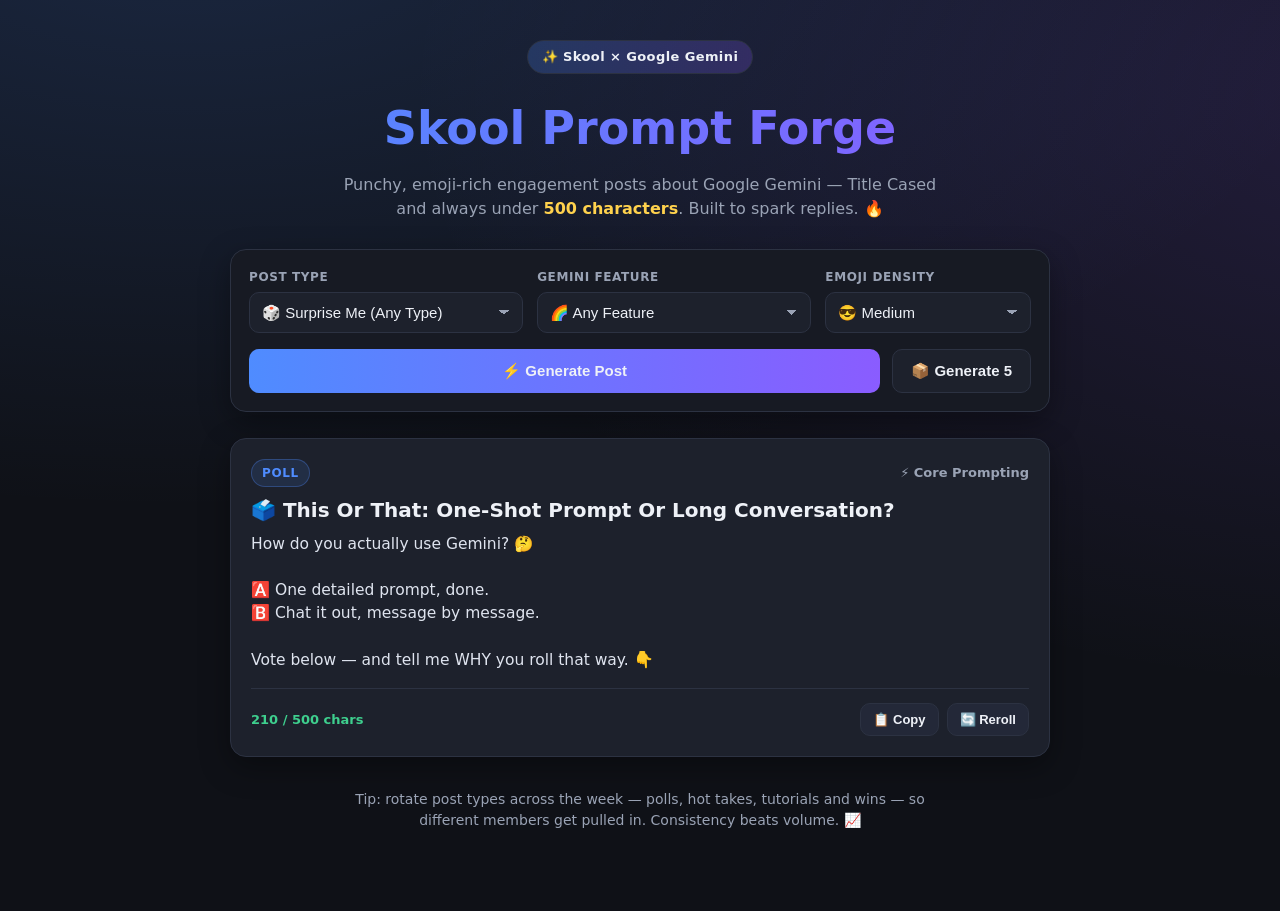
<file: index.html>
<!DOCTYPE html>
<html lang="en">
<head>
  <meta charset="UTF-8" />
  <meta name="viewport" content="width=device-width, initial-scale=1.0" />
  <title>Skool Prompt Forge — Gemini Engagement Posts</title>
  <meta name="description" content="Generate punchy, emoji-rich, under-500-character Skool community posts about Google Gemini, built for engagement." />
  <link rel="preconnect" href="https://fonts.googleapis.com" />
  <link rel="stylesheet" href="styles.css" />
</head>
<body>
  <div class="app">
    <header class="hero">
      <div class="hero-badge">✨ Skool × Google Gemini</div>
      <h1>Skool Prompt Forge</h1>
      <p class="subtitle">
        Punchy, emoji-rich engagement posts about Google Gemini — Title Cased and
        always under <strong>500 characters</strong>. Built to spark replies. 🔥
      </p>
    </header>

    <section class="controls" aria-label="Generator controls">
      <div class="control-row">
        <label class="field">
          <span class="field-label">Post Type</span>
          <select id="category">
            <option value="any">🎲 Surprise Me (Any Type)</option>
            <option value="prompt-drop">💡 Prompt Drop</option>
            <option value="hot-take">🌶️ Hot Take</option>
            <option value="poll">🗳️ Poll / This-or-That</option>
            <option value="question">💬 Open Question</option>
            <option value="tutorial">🧭 Quick Tutorial</option>
            <option value="challenge">🏆 Challenge</option>
            <option value="win">🎉 Win Celebration</option>
          </select>
        </label>

        <label class="field">
          <span class="field-label">Gemini Feature</span>
          <select id="feature">
            <option value="any">🌈 Any Feature</option>
            <option value="gems">🧩 Gems (Custom AIs)</option>
            <option value="deep-research">🔬 Deep Research</option>
            <option value="canvas">🎨 Canvas</option>
            <option value="nano-banana">🍌 Nano Banana (Images)</option>
            <option value="veo">🎬 Veo (Video)</option>
            <option value="live">🎙️ Gemini Live (Voice)</option>
            <option value="workspace">📥 Workspace Integration</option>
            <option value="general">⚡ Core Prompting</option>
          </select>
        </label>

        <label class="field field-emoji">
          <span class="field-label">Emoji Density</span>
          <select id="emoji-density">
            <option value="light">🙂 Light</option>
            <option value="medium" selected>😎 Medium</option>
            <option value="heavy">🤩 Heavy</option>
          </select>
        </label>
      </div>

      <div class="button-row">
        <button id="generate" class="btn btn-primary">⚡ Generate Post</button>
        <button id="batch" class="btn btn-ghost">📦 Generate 5</button>
      </div>
    </section>

    <section id="output" class="output" aria-live="polite"></section>

    <footer class="footer">
      <p>
        Tip: rotate post types across the week — polls, hot takes, tutorials and wins —
        so different members get pulled in. Consistency beats volume. 📈
      </p>
    </footer>
  </div>

  <template id="card-template">
    <article class="card">
      <div class="card-head">
        <span class="card-tag"></span>
        <span class="card-feature"></span>
      </div>
      <h2 class="card-title"></h2>
      <p class="card-body"></p>
      <div class="card-foot">
        <span class="char-count"></span>
        <div class="card-actions">
          <button class="btn btn-small btn-copy">📋 Copy</button>
          <button class="btn btn-small btn-reroll">🔄 Reroll</button>
        </div>
      </div>
    </article>
  </template>

  <script src="content.js"></script>
  <script src="app.js"></script>
</body>
</html>
</file>
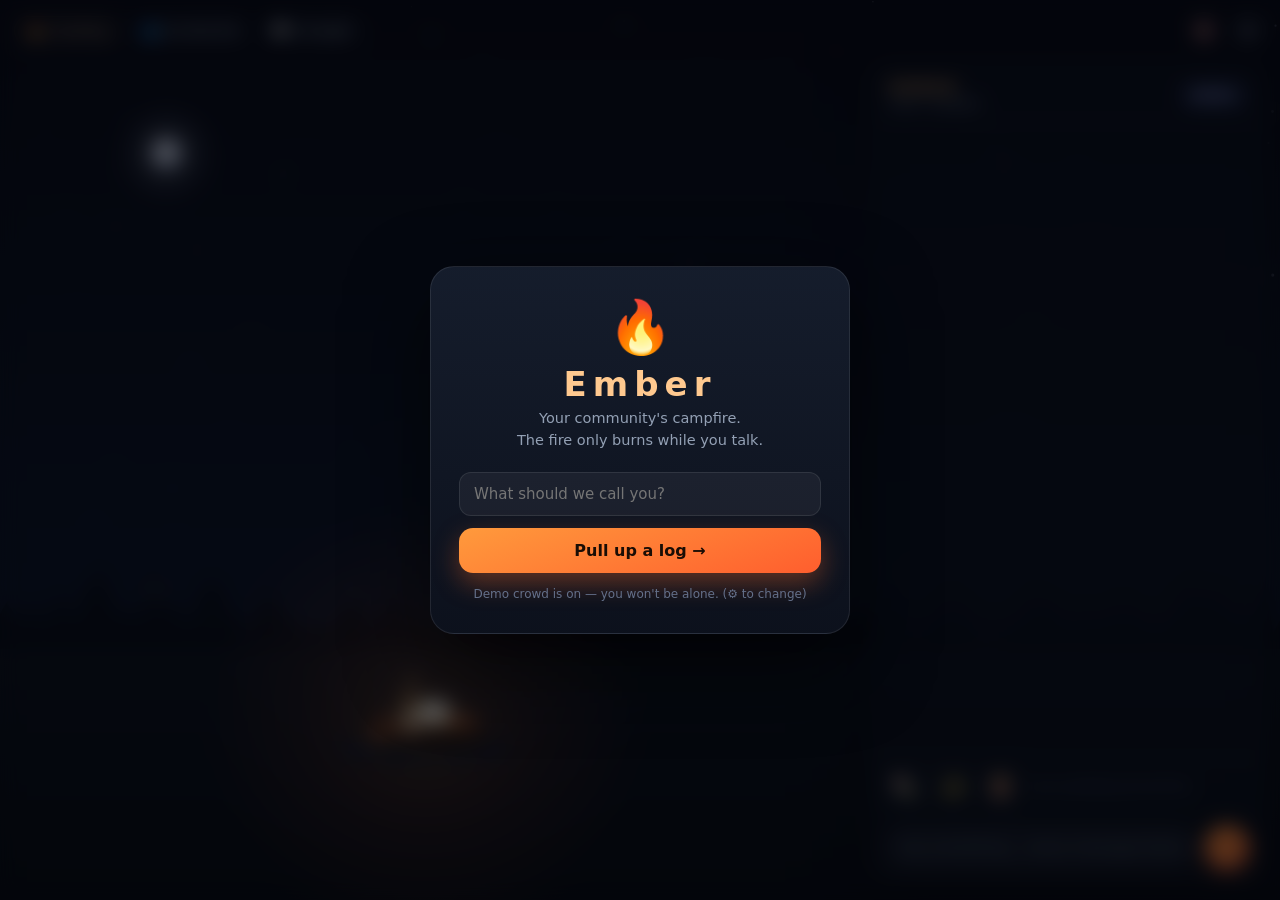
<file: ember/index.html>
<!doctype html>
<html lang="en">
<head>
<meta charset="utf-8">
<meta name="viewport" content="width=device-width, initial-scale=1, viewport-fit=cover">
<meta name="theme-color" content="#070b14">
<title>Ember — Community Campfire</title>
<link rel="icon" href="data:image/svg+xml,<svg xmlns='http://www.w3.org/2000/svg' viewBox='0 0 100 100'><text y='.9em' font-size='90'>🔥</text></svg>">
<link rel="stylesheet" href="styles.css">
</head>
<body>

<div id="scene" aria-hidden="true">
  <canvas id="cv"></canvas>
  <div id="floats"></div>
  <div id="chips"></div>
</div>

<header id="hud">
  <div class="pill" id="heatPill" title="The fire grows when people talk">🔥 <span id="heatLabel">Embers</span></div>
  <div class="pill" id="peoplePill">👥 <span id="peopleCount">0</span> at the fire</div>
  <div class="pill" id="msgsPill">💬 <span id="msgCount">0</span> tonight</div>
  <div class="hud-spacer"></div>
  <button class="iconbtn" id="soundBtn" title="Fire crackle on/off">🔇</button>
  <button class="iconbtn" id="gearBtn" title="Settings">⚙️</button>
</header>

<aside id="panel">
  <div id="panelHead">
    <div>
      <div id="brand">EMBER</div>
      <div id="roomLabel">room: campfire</div>
    </div>
    <span id="modeBadge" class="badge demo">demo</span>
  </div>
  <div id="log" aria-live="polite"></div>
  <div id="tossRow">
    <button class="toss" data-kind="marshmallow" title="Toast a marshmallow">🍡</button>
    <button class="toss" data-kind="sparks" title="Throw sparks">✨</button>
    <button class="toss" data-kind="log" title="Throw a log on — big flare">🪵</button>
    <div id="tossHint">toss something into the fire</div>
  </div>
  <form id="composer" autocomplete="off">
    <input id="msgInput" maxlength="280" placeholder="Say something… every message feeds the fire" aria-label="Message">
    <button id="sendBtn" type="submit" title="Send">🔥</button>
  </form>
</aside>

<div class="overlay show" id="joinOverlay">
  <div class="card">
    <div class="card-flame">🔥</div>
    <h1>Ember</h1>
    <p class="tag">Your community's campfire.<br>The fire only burns while you talk.</p>
    <input id="nameInput" maxlength="24" placeholder="What should we call you?" aria-label="Your name">
    <button id="joinBtn">Pull up a log →</button>
    <p class="fine" id="joinFine">Demo crowd is on — you won't be alone. (⚙️ to change)</p>
  </div>
</div>

<div class="overlay" id="settingsOverlay">
  <div class="card left">
    <h2>⚙️ Settings</h2>

    <label class="row"><span>Mode</span>
      <select id="setMode">
        <option value="demo">Demo — free, no accounts, simulated crowd</option>
        <option value="live">Live — real people via Supabase (free tier)</option>
      </select>
    </label>

    <label class="row"><span>Room name</span><input id="setRoom" maxlength="32" placeholder="campfire"></label>

    <div id="liveFields">
      <label class="row"><span>Supabase URL</span><input id="setSbUrl" placeholder="https://xxxx.supabase.co"></label>
      <label class="row"><span>Supabase anon key</span><input id="setSbKey" placeholder="eyJhbGciOi…"></label>
      <p class="fine">Create a free project at supabase.com → Settings → API. Paste the two values above. No card needed. Everyone who opens this page with the same room name shares one fire. Optional: run <code>setup.sql</code> for message history.</p>
    </div>

    <label class="row check"><input type="checkbox" id="setDemoCrowd" checked><span>Demo crowd (simulated members)</span></label>
    <label class="row check"><input type="checkbox" id="setSound"><span>Fire crackle sound</span></label>

    <div class="btnrow">
      <button id="settingsSave">Save</button>
      <button id="settingsClose" class="ghost">Close</button>
    </div>
  </div>
</div>

<script src="fire.js"></script>
<script src="app.js"></script>
</body>
</html>
</file>
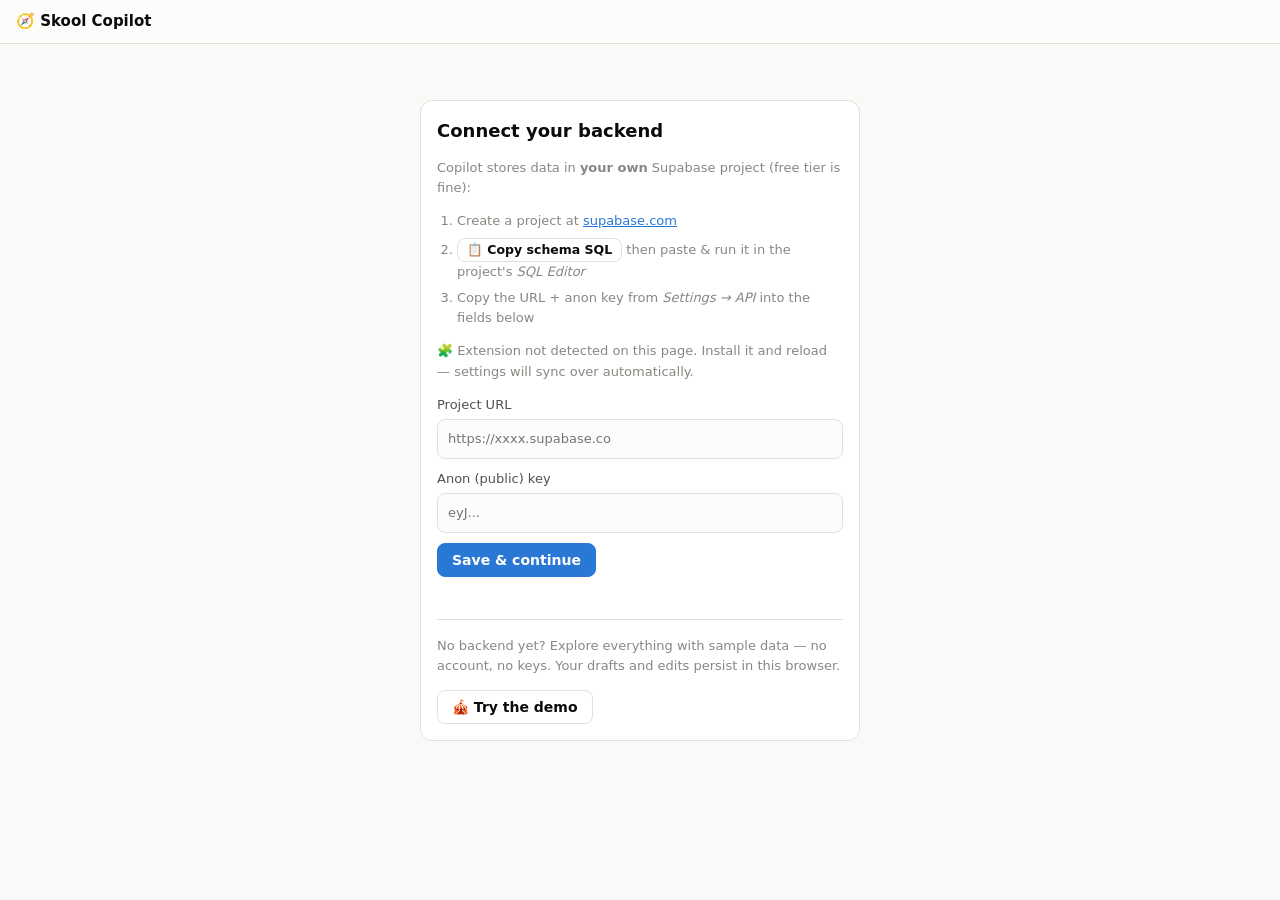
<file: skool-copilot/pwa/index.html>
<!DOCTYPE html>
<html lang="en">
<head>
  <meta charset="UTF-8" />
  <meta name="viewport" content="width=device-width, initial-scale=1.0" />
  <title>Skool Community Copilot</title>
  <meta name="description" content="Content health dashboard and on-voice draft generator for your Skool community." />
  <meta name="theme-color" content="#2a78d6" />
  <meta name="sc-copilot" content="pwa" />
  <link rel="manifest" href="manifest.webmanifest" />
  <link rel="icon" href="icons/icon.svg" type="image/svg+xml" />
  <link rel="stylesheet" href="styles.css" />
</head>
<body>
  <header class="topbar">
    <div class="brand">🧭 Skool Copilot</div>
    <select id="community-picker" class="picker hidden"></select>
    <nav id="tabs" class="tabs hidden">
      <a href="#/dashboard">Dashboard</a>
      <a href="#/inbox">Inbox</a>
      <a href="#/ideas">Ideas</a>
      <a href="#/drafts">Drafts</a>
      <a href="#/queue">Queue</a>
      <a href="#/settings">Settings</a>
    </nav>
  </header>

  <main id="app">
    <!-- Backend not configured -->
    <section id="view-configure" class="view hidden">
      <div class="card narrow">
        <h2>Connect your backend</h2>
        <p class="muted">
          Copilot stores data in <strong>your own</strong> Supabase project
          (free tier is fine):
        </p>
        <ol class="muted steps">
          <li>Create a project at <a href="https://supabase.com/dashboard" target="_blank" rel="noopener">supabase.com</a></li>
          <li><button id="cfg-copy-schema" class="btn small" type="button">📋 Copy schema SQL</button>
              then paste &amp; run it in the project's <em>SQL Editor</em></li>
          <li>Copy the URL + anon key from <em>Settings → API</em> into the fields below</li>
        </ol>
        <p id="ext-status-cfg" class="muted"></p>
        <label class="field">Project URL
          <input id="cfg-url" type="url" placeholder="https://xxxx.supabase.co" />
        </label>
        <label class="field">Anon (public) key
          <input id="cfg-key" type="password" placeholder="eyJ..." />
        </label>
        <button id="cfg-save" class="btn primary" type="button">Save & continue</button>
        <p id="cfg-error" class="error"></p>
        <hr class="sep" />
        <p class="muted">No backend yet? Explore everything with sample data —
        no account, no keys. Your drafts and edits persist in this browser.</p>
        <button id="demo-go" class="btn" type="button">🎪 Try the demo</button>
      </div>
    </section>

    <!-- Auth -->
    <section id="view-auth" class="view hidden">
      <div class="card narrow">
        <h2>Sign in</h2>
        <label class="field">Email <input id="auth-email" type="email" autocomplete="email" /></label>
        <label class="field">Password <input id="auth-password" type="password" autocomplete="current-password" /></label>
        <div class="row">
          <button id="auth-signin" class="btn primary" type="button">Sign in</button>
          <button id="auth-signup" class="btn" type="button">Create account</button>
        </div>
        <p id="auth-error" class="error"></p>
        <hr class="sep" />
        <p class="muted"><strong>Don't want accounts?</strong> Solo mode removes the
        sign-in screen everywhere (app and extension). It's meant for a personal,
        single-user setup: one-time step, then never again —</p>
        <ol class="muted steps">
          <li><button id="solo-copy-sql" class="btn small" type="button">📋 Copy solo-mode SQL</button></li>
          <li>Paste &amp; <em>Run</em> it in Supabase → <em>SQL Editor</em></li>
          <li><button id="solo-enable" class="btn small" type="button">🔓 Enable solo mode</button></li>
        </ol>
        <p id="solo-status" class="muted"></p>
      </div>
    </section>

    <!-- First community setup -->
    <section id="view-setup" class="view hidden">
      <div class="card narrow">
        <h2>Add your community</h2>
        <p class="muted">
          Copilot only works with communities you own or admin. The extension
          verifies admin access live on every pageview before scraping anything.
        </p>
        <label class="field">Community name
          <input id="setup-name" type="text" placeholder="My Community" />
        </label>
        <label class="field">Skool URL
          <input id="setup-url" type="url" placeholder="https://www.skool.com/my-community" />
        </label>
        <label class="check">
          <input id="setup-own" type="checkbox" />
          I own or admin this Skool community
        </label>
        <button id="setup-save" class="btn primary" type="button">Add community</button>
        <p id="setup-error" class="error"></p>
        <p class="muted">Default pillars and an empty voice profile are seeded automatically — edit both in Settings.</p>
      </div>
    </section>

    <!-- Dashboard -->
    <section id="view-dashboard" class="view hidden">
      <div id="dash-empty" class="card hidden">
        <p class="muted">No scraped posts yet. Install the extension, sign in from its side panel,
        then browse your community — the feed syncs automatically once admin access is confirmed.</p>
      </div>

      <div class="card score-card">
        <div class="score-hero">
          <div>
            <div id="score-total" class="score-num">—</div>
            <div id="score-label" class="score-verdict"></div>
          </div>
          <div id="score-components" class="score-parts"></div>
        </div>
      </div>

      <div id="dash-stats" class="stat-row"></div>

      <div class="card">
        <h3>Pillar tracker</h3>
        <p class="muted">Per pillar: share of recent posts vs target, and how long since
          it was last fed. Green = on track, amber = due, red = drought.</p>
        <div id="dash-pillar-tracker"></div>
      </div>
      <div class="grid-2">
        <div class="card">
          <h3>Engagement per post — weekly</h3>
          <div id="chart-engagement" class="chart-slot"></div>
        </div>
        <div class="card">
          <h3>Pillar balance — last 30 days</h3>
          <div id="chart-pillars" class="chart-slot"></div>
        </div>
      </div>
      <div class="grid-2">
        <div class="card">
          <h3>Health flags</h3>
          <ul id="dash-flags" class="flags"></ul>
        </div>
        <div class="card">
          <h3>Gone quiet</h3>
          <ul id="dash-dormant" class="plain-list"></ul>
        </div>
      </div>

      <div class="card">
        <h3>Where to improve</h3>
        <ul id="dash-improvements" class="flags"></ul>
        <div class="row" style="margin-top:10px">
          <button id="analyze-go" class="btn" type="button">🔍 AI deep review (reads your comments)</button>
        </div>
        <p id="analyze-error" class="error"></p>
        <div id="analyze-output" class="analysis hidden"></div>
      </div>

      <div class="card">
        <h3>Draft the next post</h3>
        <p id="gen-overdue" class="muted"></p>
        <label class="field">Optional seed
          <textarea id="gen-seed" rows="3" class="touch" autocapitalize="sentences" autocorrect="off"
            placeholder="A member comment, a health flag, or a note — or leave empty"></textarea>
        </label>
        <div class="row gen-options">
          <label class="inline-field">Pillar
            <select id="gen-pillar">
              <option value="auto" selected>Auto (most overdue)</option>
            </select>
          </label>
          <label class="inline-field">Length
            <select id="gen-length">
              <option value="500" selected>Short (≤500 chars)</option>
              <option value="900">Medium (≤900 chars)</option>
            </select>
          </label>
          <label class="inline-field">Emojis
            <select id="gen-emoji">
              <option value="auto" selected>If helpful</option>
              <option value="none">None</option>
            </select>
          </label>
          <label class="check" style="margin:0">
            <input id="gen-unicode" type="checkbox" checked />
            𝗕𝗼𝗹𝗱 title (Unicode)
          </label>
        </div>
        <div class="row">
          <button id="gen-go" class="btn primary" type="button">⚡ Generate draft</button>
        </div>
        <p id="gen-error" class="error"></p>
        <div id="gen-result" class="hidden">
          <label class="field">Title <input id="gen-title" type="text" /></label>
          <label class="field">Body <textarea id="gen-body" rows="12" class="touch" autocapitalize="sentences" autocorrect="off"></textarea></label>
          <div class="row">
            <button id="gen-bold" class="btn small" type="button" title="Unicode-bold the selected text (or the whole field)">𝗕 Bold selection</button>
            <span id="gen-count" class="meta"></span>
          </div>
          <div class="row">
            <button id="gen-copy" class="btn" type="button">📋 Copy</button>
            <button id="gen-save" class="btn primary" type="button">💾 Save to drafts</button>
          </div>
        </div>
      </div>
    </section>

    <!-- Inbox: needs-response + threaded conversations -->
    <section id="view-inbox" class="view hidden">
      <div class="card">
        <h3>Needs a response</h3>
        <p class="muted">Member questions and comments that have waited past your
          response window with nothing back from you yet \u2014 answering these is
          the cheapest engagement win available. Open each on Skool and reply
          there.</p>
        <div class="row" style="align-items:center;gap:10px;flex-wrap:wrap">
          <label class="inline-field">Waited over
            <select id="inbox-threshold">
              <option value="6">6 hours</option>
              <option value="24" selected>24 hours</option>
              <option value="48">48 hours</option>
              <option value="72">3 days</option>
            </select>
          </label>
          <span id="inbox-reply-caps" class="muted"></span>
        </div>
        <div id="inbox-list" class="thread-host"></div>
      </div>

      <div class="card">
        <h3>Conversations</h3>
        <p class="muted">Full comment threads from your community — replies nested
          under what they answer. Open a post to catch up, summarize a long one,
          or reply to any comment.</p>
        <div id="inbox-empty" class="muted hidden">No comment threads scraped yet.
          Open individual posts on Skool with the extension active — the feed page
          only carries comment counts, so threads fill in from each post's page.</div>
        <div id="threads-host"></div>
      </div>
    </section>

    <!-- Ideas -->
    <section id="view-ideas" class="view hidden">
      <div class="card">
        <h3>New idea</h3>
        <div class="row">
          <input id="idea-input" type="text" placeholder="Post idea…" />
          <button id="idea-add" class="btn primary" type="button">Add</button>
        </div>
      </div>
      <div class="card">
        <h3>Idea inbox</h3>
        <ul id="ideas-list" class="plain-list"></ul>
      </div>
    </section>

    <!-- Drafts -->
    <section id="view-drafts" class="view hidden">
      <div id="drafts-list"></div>
    </section>

    <!-- Queue -->
    <section id="view-queue" class="view hidden">
      <div class="card">
        <p class="muted">Skool has no posting API — the queue is your copy-paste schedule.</p>
        <ul id="queue-list" class="plain-list"></ul>
      </div>
    </section>

    <!-- Settings -->
    <section id="view-settings" class="view hidden">
      <div class="card">
        <h3>AI provider (bring your own key)</h3>
        <p class="muted">Keys are encrypted with a device key and stay in this browser. Generation calls go straight to the provider.</p>
        <div class="grid-2">
          <label class="field">Provider <select id="set-provider"></select></label>
          <label class="field">Model <select id="set-model"></select></label>
        </div>
        <label class="field">API key <input id="set-api-key" type="password" /></label>
        <div class="row">
          <button id="set-test" class="btn" type="button">Test connection</button>
          <button id="set-save-ai" class="btn primary" type="button">Save key</button>
        </div>
        <p id="set-ai-status" class="muted"></p>
      </div>

      <div class="card">
        <h3>Pillars</h3>
        <div class="row" style="align-items:flex-end;flex-wrap:wrap">
          <label class="inline-field" style="flex:1;min-width:220px">Start from a template
            <select id="pillar-template"></select>
          </label>
          <button id="pillar-template-apply" class="btn" type="button">Load template</button>
          <button id="pillar-suggest" class="btn" type="button">\u2728 Suggest for my community</button>
        </div>
        <p id="pillar-template-blurb" class="muted"></p>
        <p class="muted">Loading a template or suggestion fills the editor below \u2014 nothing
          is saved until you click <strong>Save pillars</strong>.</p>
        <div id="pillars-editor"></div>
        <div class="row">
          <button id="pillar-add" class="btn" type="button">+ Add pillar</button>
          <button id="pillars-save" class="btn primary" type="button">Save pillars</button>
        </div>
        <p id="pillars-status" class="muted"></p>
      </div>

      <div class="card">
        <h3>Voice profile</h3>
        <label class="field">Tone notes
          <textarea id="voice-tone" rows="3" placeholder="e.g. Direct, warm, no corporate speak. Short sentences."></textarea>
        </label>
        <label class="field">Banned words (comma separated)
          <input id="voice-banned" type="text" placeholder="synergy, guys, hack" />
        </label>
        <label class="field">Formatting rules
          <textarea id="voice-format" rows="3" placeholder="e.g. Title case headlines. One emoji max. Always end with a question."></textarea>
        </label>
        <button id="voice-save" class="btn primary" type="button">Save voice</button>
        <p id="voice-status" class="muted"></p>
      </div>

      <div class="card">
        <h3>Communities</h3>
        <ul id="communities-list" class="plain-list"></ul>
        <button id="community-add" class="btn" type="button">+ Add another community</button>
      </div>

      <div class="card">
        <h3>Backend & account</h3>
        <p id="ext-status-set" class="muted"></p>
        <label class="field">Supabase URL <input id="set-supabase-url" type="url" /></label>
        <label class="field">Supabase anon key <input id="set-supabase-key" type="password" /></label>
        <div class="row">
          <button id="set-save-backend" class="btn" type="button">Save backend</button>
          <button id="auth-signout" class="btn danger" type="button">Sign out</button>
        </div>
      </div>
    </section>
  </main>

  <script src="../extension/shared/config.js"></script>
  <script src="../extension/shared/supabase-lite.js"></script>
  <script src="../extension/shared/key-vault.js"></script>
  <script src="../extension/shared/ai-providers.js"></script>
  <script src="../extension/shared/health-engine.js"></script>
  <script src="../extension/shared/unicode-style.js"></script>
  <script src="../extension/shared/default-pillars.js"></script>
  <script src="../extension/shared/pillar-templates.js"></script>
  <script src="../extension/shared/demo-data.js"></script>
  <script src="charts.js"></script>
  <script src="app.js"></script>
</body>
</html>
</file>
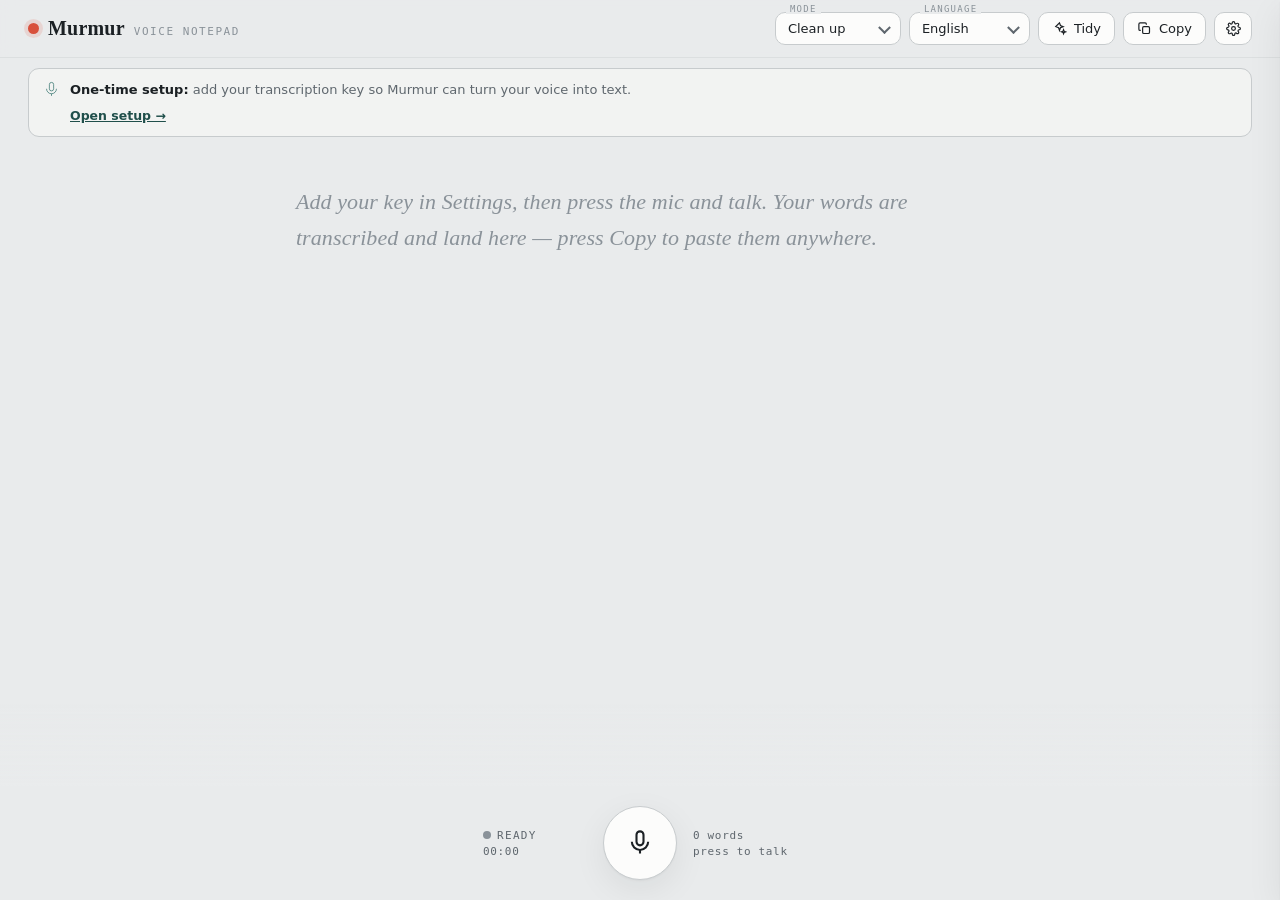
<file: murmur/murmur.html>
<!doctype html>
<html lang="en">
<head>
<meta charset="utf-8">
<meta name="viewport" content="width=device-width, initial-scale=1">
<title>Murmur — Voice Notepad</title>
<style>
  :root{
    --bg:#E9EBEC; --surface:#FCFCFB; --surface-2:#F2F3F2;
    --ink:#1B2024; --muted:#5F676E; --faint:#8A9299;
    --line:#DCDFE0; --line-strong:#C7CBCD;
    --accent:#2E6F6A; --accent-ink:#204F4B; --accent-soft:rgba(46,111,106,.12);
    --record:#D8503C; --record-soft:rgba(216,80,60,.14);
    --shadow:0 1px 2px rgba(20,30,35,.05), 0 10px 34px rgba(20,30,35,.07);
    --radius:14px;
    --serif:"Iowan Old Style","Palatino Linotype",Palatino,"Book Antiqua",Georgia,"Times New Roman",serif;
    --sans:system-ui,-apple-system,"Segoe UI",Roboto,"Helvetica Neue",Arial,sans-serif;
    --mono:ui-monospace,"SF Mono","Cascadia Code","Roboto Mono",Menlo,Consolas,monospace;
  }
  @media (prefers-color-scheme:dark){
    :root:not([data-theme="light"]){
      --bg:#121517; --surface:#191D20; --surface-2:#20252A;
      --ink:#E7E9E5; --muted:#98A0A7; --faint:#6E767D;
      --line:#282D31; --line-strong:#374046;
      --accent:#79C0B6; --accent-ink:#A7D9D1; --accent-soft:rgba(121,192,182,.14);
      --record:#EA6C55; --record-soft:rgba(234,108,85,.18);
      --shadow:0 1px 2px rgba(0,0,0,.35), 0 14px 44px rgba(0,0,0,.4);
    }
  }
  :root[data-theme="dark"]{
    --bg:#121517; --surface:#191D20; --surface-2:#20252A;
    --ink:#E7E9E5; --muted:#98A0A7; --faint:#6E767D;
    --line:#282D31; --line-strong:#374046;
    --accent:#79C0B6; --accent-ink:#A7D9D1; --accent-soft:rgba(121,192,182,.14);
    --record:#EA6C55; --record-soft:rgba(234,108,85,.18);
    --shadow:0 1px 2px rgba(0,0,0,.35), 0 14px 44px rgba(0,0,0,.4);
  }
  *{box-sizing:border-box}
  html,body{height:100%}
  body{margin:0;background:var(--bg);color:var(--ink);font-family:var(--sans);-webkit-font-smoothing:antialiased;display:flex;flex-direction:column;min-height:100dvh}
  button,select,input,textarea{font-family:inherit}
  :focus-visible{outline:2px solid var(--accent);outline-offset:2px;border-radius:6px}

  header{display:flex;align-items:center;gap:16px;padding:12px clamp(14px,4vw,28px);border-bottom:1px solid var(--line);background:color-mix(in srgb,var(--bg) 82%, transparent);backdrop-filter:blur(8px);position:sticky;top:0;z-index:20;flex-wrap:wrap}
  .brand{display:flex;align-items:baseline;gap:9px;margin-right:auto}
  .brand .dot{width:11px;height:11px;border-radius:50%;background:var(--record);align-self:center;box-shadow:0 0 0 4px var(--record-soft);flex:0 0 auto}
  .brand h1{font-family:var(--serif);font-size:20px;font-weight:600;letter-spacing:.2px;margin:0}
  .brand span{font-family:var(--mono);font-size:11px;letter-spacing:.14em;text-transform:uppercase;color:var(--faint)}
  .controls{display:flex;align-items:center;gap:8px;flex-wrap:wrap}
  .field{position:relative;display:inline-flex;align-items:center}
  .field label{position:absolute;left:11px;top:-8px;font-family:var(--mono);font-size:9px;letter-spacing:.14em;text-transform:uppercase;color:var(--faint);background:var(--bg);padding:0 4px}
  select{appearance:none;font-size:13px;color:var(--ink);background:var(--surface);border:1px solid var(--line-strong);border-radius:10px;padding:8px 30px 8px 12px;cursor:pointer;transition:border-color .15s}
  select:hover{border-color:var(--accent)}
  .field::after{content:"";position:absolute;right:12px;top:50%;width:7px;height:7px;border-right:2px solid var(--muted);border-bottom:2px solid var(--muted);transform:translateY(-65%) rotate(45deg);pointer-events:none}
  .btn{display:inline-flex;align-items:center;gap:7px;font-size:13px;font-weight:500;color:var(--ink);background:var(--surface);border:1px solid var(--line-strong);border-radius:10px;padding:8px 13px;cursor:pointer;transition:border-color .15s,background .15s,transform .05s}
  .btn:hover{border-color:var(--accent)}
  .btn:active{transform:translateY(1px)}
  .btn svg{width:15px;height:15px;stroke-width:1.9}
  .btn.icon{padding:8px;width:38px;justify-content:center}
  .btn.danger{color:var(--record);border-color:var(--record-soft)}
  .btn.danger:hover{border-color:var(--record);background:var(--record-soft)}

  .banner{display:none;align-items:flex-start;gap:10px;margin:10px clamp(14px,4vw,28px) 0;padding:11px 14px;border-radius:11px;font-size:13px;line-height:1.5;border:1px solid var(--line-strong);background:var(--surface-2);color:var(--muted)}
  .banner.show{display:flex}
  .banner b{color:var(--ink);font-weight:600}
  .banner svg{width:17px;height:17px;flex:0 0 auto;margin-top:1px;color:var(--accent)}
  .banner.warn svg{color:var(--record)}
  .banner .act{margin-top:6px}
  .banner .act button{font-size:12.5px;font-weight:600;color:var(--accent-ink);background:none;border:0;padding:0;cursor:pointer;text-decoration:underline}

  main{flex:1;overflow-y:auto;display:flex;justify-content:center;padding:clamp(20px,5vh,54px) 20px 200px}
  .paper{width:100%;max-width:68ch;display:flex}
  #editor{width:100%;min-height:50vh;resize:none;border:0;outline:0;background:transparent;color:var(--ink);font-family:var(--serif);font-size:clamp(19px,2.4vw,22px);line-height:1.62;letter-spacing:.1px}
  #editor::placeholder{color:var(--faint);font-style:italic}

  .dock{position:fixed;left:0;right:0;bottom:0;z-index:15;display:flex;flex-direction:column;align-items:center;gap:12px;padding:16px 20px calc(20px + env(safe-area-inset-bottom));background:linear-gradient(to top,var(--bg) 58%, transparent);pointer-events:none}
  .dock > *{pointer-events:auto}
  .interim{max-width:min(68ch,90vw);min-height:22px;text-align:center;font-family:var(--serif);font-style:italic;font-size:16px;color:var(--faint);transition:opacity .2s}
  .meter{width:min(320px,80vw);height:40px;opacity:0;transition:opacity .25s}
  .is-recording .meter{opacity:1}
  .rec-wrap{display:flex;align-items:center;gap:16px}
  .meta{display:flex;flex-direction:column;gap:3px;min-width:104px;font-family:var(--mono);font-size:11px;letter-spacing:.06em;color:var(--muted);font-variant-numeric:tabular-nums}
  .meta.right{text-align:left}
  .meta .status{display:flex;align-items:center;gap:6px;text-transform:uppercase;letter-spacing:.12em}
  .meta .status .s-dot{width:8px;height:8px;border-radius:50%;background:var(--faint);flex:0 0 auto}
  .is-recording .meta .status .s-dot{background:var(--record);animation:blink 1.1s infinite}
  .is-transcribing .meta .status .s-dot{background:var(--accent);animation:blink .7s infinite}
  @keyframes blink{50%{opacity:.25}}
  .mic{position:relative;width:74px;height:74px;border-radius:50%;border:1px solid var(--line-strong);background:var(--surface);color:var(--ink);cursor:pointer;display:grid;place-items:center;box-shadow:var(--shadow);transition:transform .12s,background .18s,color .18s,border-color .18s}
  .mic:hover{border-color:var(--record)}
  .mic:active{transform:scale(.96)}
  .mic svg{width:28px;height:28px}
  .mic .ring{position:absolute;inset:-6px;border-radius:50%;border:2px solid var(--record);opacity:0;pointer-events:none}
  .is-recording .mic{background:var(--record);border-color:var(--record);color:#fff}
  .is-recording .mic .ring{animation:pulse 1.6s ease-out infinite}
  @keyframes pulse{0%{opacity:.5;transform:scale(1)}100%{opacity:0;transform:scale(1.5)}}
  .mic:disabled{opacity:.4;cursor:not-allowed}

  .scrim{position:fixed;inset:0;background:rgba(10,15,18,.42);z-index:40;opacity:0;visibility:hidden;transition:.2s}
  .scrim.open{opacity:1;visibility:visible}
  .drawer{position:fixed;top:0;right:0;bottom:0;width:min(440px,94vw);z-index:50;background:var(--surface);border-left:1px solid var(--line);box-shadow:var(--shadow);transform:translateX(100%);transition:transform .24s cubic-bezier(.4,0,.2,1);display:flex;flex-direction:column}
  .drawer.open{transform:none}
  .drawer header{position:static;background:none;backdrop-filter:none;border-bottom:1px solid var(--line);justify-content:space-between}
  .drawer h2{font-family:var(--serif);font-size:18px;margin:0;font-weight:600}
  .drawer .body{overflow-y:auto;padding:20px clamp(16px,4vw,22px);display:flex;flex-direction:column;gap:26px}
  .sect{display:flex;flex-direction:column;gap:11px}
  .sect > .h{font-family:var(--mono);font-size:10px;letter-spacing:.16em;text-transform:uppercase;color:var(--faint);display:flex;align-items:center;gap:8px}
  .sect > .h::after{content:"";flex:1;height:1px;background:var(--line)}
  .sect p.hint{margin:0;font-size:12.5px;line-height:1.55;color:var(--muted)}
  .sect p.hint a{color:var(--accent-ink)}
  .lbl2{font-size:12px;font-weight:600;color:var(--ink);margin-bottom:-4px}
  textarea.box,input.box,select.box{width:100%;font-size:13.5px;color:var(--ink);background:var(--surface-2);border:1px solid var(--line-strong);border-radius:10px;padding:10px 12px}
  select.box{cursor:pointer}
  input.box:focus,textarea.box:focus,select.box:focus{outline:none;border-color:var(--accent)}
  .key-ok{font-size:12px;color:var(--accent-ink);font-weight:600;display:none}
  .key-ok.show{display:block}

  .toggle{display:flex;align-items:center;justify-content:space-between;gap:12px;cursor:pointer;font-size:13.5px;color:var(--ink)}
  .toggle .lbl em{font-style:normal;color:var(--faint);font-size:11.5px;display:block;margin-top:1px}
  .toggle input{position:absolute;opacity:0;width:0;height:0}
  .switch{width:40px;height:23px;border-radius:999px;background:var(--line-strong);position:relative;transition:background .18s;flex:0 0 auto}
  .switch::after{content:"";position:absolute;top:2px;left:2px;width:19px;height:19px;border-radius:50%;background:#fff;transition:transform .18s;box-shadow:0 1px 2px rgba(0,0,0,.3)}
  .toggle input:checked + .switch{background:var(--accent)}
  .toggle input:checked + .switch::after{transform:translateX(17px)}
  .toggle input:focus-visible + .switch{outline:2px solid var(--accent);outline-offset:2px}

  .corr-row{display:flex;align-items:center;gap:8px}
  .corr-row input{flex:1;min-width:0}
  .corr-row .arrow{color:var(--faint);font-family:var(--mono);font-size:13px}
  .corr-list{display:flex;flex-direction:column;gap:7px}
  .chip{display:flex;align-items:center;gap:8px;justify-content:space-between;background:var(--surface-2);border:1px solid var(--line);border-radius:9px;padding:7px 8px 7px 12px;font-size:13px}
  .chip .pair{display:flex;align-items:center;gap:8px;min-width:0}
  .chip .pair .to{color:var(--accent-ink)}
  .chip .x{border:0;background:none;color:var(--faint);cursor:pointer;font-size:16px;line-height:1;padding:2px 6px;border-radius:6px}
  .chip .x:hover{color:var(--record);background:var(--record-soft)}
  .toast{position:fixed;left:50%;bottom:150px;transform:translate(-50%,14px);background:var(--ink);color:var(--bg);font-size:13px;font-weight:500;padding:9px 16px;border-radius:999px;box-shadow:var(--shadow);opacity:0;visibility:hidden;transition:.22s;z-index:60}
  .toast.show{opacity:1;visibility:visible;transform:translate(-50%,0)}
  @media (max-width:560px){.brand span{display:none}.controls .label-text{display:none}}
  @media (prefers-reduced-motion:reduce){*{animation:none!important;transition:none!important}}
</style>
</head>
<body>

<header>
  <div class="brand">
    <span class="dot" aria-hidden="true"></span>
    <h1>Murmur</h1>
    <span>voice notepad</span>
  </div>
  <div class="controls">
    <div class="field">
      <label for="mode">Mode</label>
      <select id="mode" title="How the text is formatted after transcription">
        <option value="clean">Clean up</option>
        <option value="bullets">Bullet points</option>
        <option value="verbatim">Verbatim</option>
      </select>
    </div>
    <div class="field">
      <label for="lang">Language</label>
      <select id="lang" title="Spoken language (accents are handled automatically)">
        <option value="">Auto-detect</option>
        <option value="en" selected>English</option>
        <option value="es">Spanish</option>
        <option value="fr">French</option>
        <option value="de">German</option>
        <option value="it">Italian</option>
        <option value="pt">Portuguese</option>
        <option value="nl">Dutch</option>
        <option value="pl">Polish</option>
        <option value="hi">Hindi</option>
        <option value="ja">Japanese</option>
        <option value="zh">Chinese</option>
      </select>
    </div>
    <button class="btn" id="tidyBtn" title="Tidy up the text now">
      <svg viewBox="0 0 24 24" fill="none" stroke="currentColor"><path d="M12 3l1.5 4.2L18 9l-4.5 1.8L12 15l-1.5-4.2L6 9z"/><path d="M18.5 14l.9 2.4 2.4.9-2.4.9-.9 2.4-.9-2.4-2.4-.9 2.4-.9z"/></svg>
      <span class="label-text">Tidy</span>
    </button>
    <button class="btn" id="copyBtn" title="Copy all text">
      <svg viewBox="0 0 24 24" fill="none" stroke="currentColor"><rect x="9" y="9" width="11" height="11" rx="2"/><path d="M6 15H5a2 2 0 0 1-2-2V5a2 2 0 0 1 2-2h8a2 2 0 0 1 2 2v1"/></svg>
      <span class="label-text">Copy</span>
    </button>
    <button class="btn icon" id="gearBtn" title="Settings" aria-label="Settings">
      <svg viewBox="0 0 24 24" fill="none" stroke="currentColor"><circle cx="12" cy="12" r="3"/><path d="M19.4 15a1.65 1.65 0 0 0 .33 1.82l.06.06a2 2 0 1 1-2.83 2.83l-.06-.06a1.65 1.65 0 0 0-1.82-.33 1.65 1.65 0 0 0-1 1.51V21a2 2 0 0 1-4 0v-.09A1.65 1.65 0 0 0 9 19.4a1.65 1.65 0 0 0-1.82.33l-.06.06a2 2 0 1 1-2.83-2.83l.06-.06a1.65 1.65 0 0 0 .33-1.82 1.65 1.65 0 0 0-1.51-1H3a2 2 0 0 1 0-4h.09A1.65 1.65 0 0 0 4.6 9a1.65 1.65 0 0 0-.33-1.82l-.06-.06a2 2 0 1 1 2.83-2.83l.06.06a1.65 1.65 0 0 0 1.82.33H9a1.65 1.65 0 0 0 1-1.51V3a2 2 0 0 1 4 0v.09a1.65 1.65 0 0 0 1 1.51 1.65 1.65 0 0 0 1.82-.33l.06-.06a2 2 0 1 1 2.83 2.83l-.06.06a1.65 1.65 0 0 0-.33 1.82V9a1.65 1.65 0 0 0 1.51 1H21a2 2 0 0 1 0 4h-.09a1.65 1.65 0 0 0-1.51 1z"/></svg>
    </button>
  </div>
</header>

<div class="banner" id="setupBanner">
  <svg viewBox="0 0 24 24" fill="none" stroke="currentColor"><path d="M12 2a3 3 0 0 0-3 3v6a3 3 0 0 0 6 0V5a3 3 0 0 0-3-3z"/><path d="M5 11a7 7 0 0 0 14 0M12 18v3"/></svg>
  <div>
    <b>One-time setup:</b> add your transcription key so Murmur can turn your voice into text.
    <div class="act"><button id="setupOpen">Open setup →</button></div>
  </div>
</div>
<div class="banner warn" id="noticeBanner">
  <svg viewBox="0 0 24 24" fill="none" stroke="currentColor"><circle cx="12" cy="12" r="9"/><path d="M12 8v4M12 16h.01"/></svg>
  <div id="noticeText"></div>
</div>

<main>
  <div class="paper">
    <textarea id="editor" spellcheck="true" placeholder="Add your key in Settings, then press the mic and talk. Your words are transcribed and land here — press Copy to paste them anywhere."></textarea>
  </div>
</main>

<div class="dock" id="dock">
  <div class="interim" id="interim"></div>
  <canvas class="meter" id="meter" width="640" height="80" aria-hidden="true"></canvas>
  <div class="rec-wrap">
    <div class="meta">
      <div class="status"><span class="s-dot"></span><span id="statusText">Ready</span></div>
      <div id="timer">00:00</div>
    </div>
    <button class="mic" id="mic" aria-pressed="false" aria-label="Start dictation">
      <span class="ring" aria-hidden="true"></span>
      <svg viewBox="0 0 24 24" fill="none" stroke="currentColor" stroke-width="1.8"><rect x="9" y="2" width="6" height="12" rx="3"/><path d="M5 11a7 7 0 0 0 14 0M12 18v3"/></svg>
    </button>
    <div class="meta right">
      <div id="wordCount">0 words</div>
      <div id="hint">press to talk</div>
    </div>
  </div>
</div>

<div class="scrim" id="scrim"></div>
<aside class="drawer" id="drawer" aria-hidden="true" aria-label="Settings">
  <header>
    <h2>Settings</h2>
    <button class="btn icon" id="closeDrawer" aria-label="Close settings">
      <svg viewBox="0 0 24 24" fill="none" stroke="currentColor" stroke-width="2"><path d="M18 6 6 18M6 6l12 12"/></svg>
    </button>
  </header>
  <div class="body">
    <div class="sect">
      <div class="h">Transcription engine</div>
      <p class="hint">Murmur sends your audio to a transcription service (Whisper) to turn it into text. Pick one, paste your key. Your key is stored <b>only in this browser</b> — it is never part of the shared link, so it's safe to send the link to others (they add their own key).</p>
      <label class="lbl2" for="provider">Service</label>
      <select class="box" id="provider">
        <option value="openai">OpenAI — Whisper</option>
        <option value="groq">Groq — Whisper (fast, free tier)</option>
      </select>
      <label class="lbl2" for="apiKey">API key</label>
      <input class="box" id="apiKey" type="password" autocomplete="off" spellcheck="false" placeholder="paste your key…">
      <span class="key-ok" id="keyOk">✓ Key saved in this browser</span>
      <p class="hint" id="keyHelp"></p>
    </div>

    <div class="sect">
      <div class="h">Cleanup options</div>
      <label class="toggle"><span class="lbl">Remove filler words<em>um, uh, er, hmm…</em></span><input type="checkbox" id="tgFillers"><span class="switch"></span></label>
      <label class="toggle"><span class="lbl">Smart capitalization</span><input type="checkbox" id="tgCaps"><span class="switch"></span></label>
      <p class="hint"><b>Verbatim</b> mode keeps the transcription exactly as returned (still applies your corrections below).</p>
    </div>

    <div class="sect">
      <div class="h">Corrections &amp; names</div>
      <p class="hint">Add names or terms it should get right (e.g. a colleague's name). These are sent as a hint to improve accuracy and fixed in the text afterward.</p>
      <div class="corr-row">
        <input class="box" id="corrFrom" placeholder="it hears…">
        <span class="arrow">→</span>
        <input class="box" id="corrTo" placeholder="you mean…">
        <button class="btn" id="addCorr">Add</button>
      </div>
      <div class="corr-list" id="corrList"></div>
    </div>

    <div class="sect">
      <div class="h">Notepad</div>
      <button class="btn danger" id="clearBtn">Clear all text</button>
      <p class="hint">Your notes, corrections, and key are stored only in this browser. Your audio is sent to the transcription service you chose (OpenAI or Groq) to be turned into text, and nowhere else.</p>
    </div>
  </div>
</aside>

<div class="toast" id="toast">Copied</div>

<script>
(function(){
  "use strict";
  var $=function(id){return document.getElementById(id);};
  var editor=$("editor"), interim=$("interim"), mic=$("mic"),
      statusText=$("statusText"), timerEl=$("timer"), wordCount=$("wordCount"),
      modeSel=$("mode"), langSel=$("lang"), dock=$("dock"), toast=$("toast"), meter=$("meter");

  var LS="murmur.cloud.v1";
  var state={ text:"", mode:"clean", lang:"en", corrections:[], removeFillers:true, smartCaps:true };

  /* ---------- secrets (kept out of shareable state) ---------- */
  function getKey(){ try{ return localStorage.getItem("murmur.apikey")||""; }catch(e){ return ""; } }
  function setKey(v){ try{ v?localStorage.setItem("murmur.apikey",v):localStorage.removeItem("murmur.apikey"); }catch(e){} }
  function getProvider(){ try{ return localStorage.getItem("murmur.provider")||"openai"; }catch(e){ return "openai"; } }
  function setProvider(v){ try{ localStorage.setItem("murmur.provider",v); }catch(e){} }

  /* ---------- persistence ---------- */
  function load(){
    try{ var raw=localStorage.getItem(LS); if(raw){ var d=JSON.parse(raw); if(d&&typeof d==="object") Object.assign(state,d); } }catch(e){}
    editor.value=state.text||"";
    modeSel.value=state.mode; langSel.value=state.lang;
    $("tgFillers").checked=!!state.removeFillers; $("tgCaps").checked=!!state.smartCaps;
    $("provider").value=getProvider(); $("apiKey").value=getKey();
    renderCorrections(); updateWordCount(); reflectKey(); reflectKeyHelp();
  }
  var saveTimer=null;
  function save(now){
    state.text=editor.value; state.mode=modeSel.value; state.lang=langSel.value;
    state.removeFillers=$("tgFillers").checked; state.smartCaps=$("tgCaps").checked;
    clearTimeout(saveTimer);
    var write=function(){ try{ localStorage.setItem(LS,JSON.stringify(state)); }catch(e){} };
    if(now) write(); else saveTimer=setTimeout(write,400);
  }
  function updateWordCount(){ var w=editor.value.trim()?editor.value.trim().split(/\s+/).length:0; wordCount.textContent=w+(w===1?" word":" words"); }

  /* ---------- local cleanup (formatting only; transcription is already good) ---------- */
  var FILLERS=["um","umm","uh","uhh","uhm","er","erm","hmm","mmm"];
  function escapeRe(s){ return s.replace(/[.*+?^${}()|[\]\\]/g,"\\$&"); }
  function applyCorrections(t){ state.corrections.forEach(function(c){ if(!c.from)return; try{ t=t.replace(new RegExp("\\b"+escapeRe(c.from)+"\\b","gi"),c.to); }catch(e){} }); return t; }
  function stripFillers(t){ FILLERS.forEach(function(f){ t=t.replace(new RegExp("\\b"+f+"\\b,?","gi"),""); }); return t.replace(/\s{2,}/g," ").trim(); }
  function capitalize(t){
    t=t.replace(/^(\s*)([a-z])/,function(m,a,b){return a+b.toUpperCase();});
    t=t.replace(/([.!?]\s+)([a-z])/g,function(m,a,b){return a+b.toUpperCase();});
    return t.replace(/\bi\b/g,"I");
  }
  function tidy(raw){
    var t=(raw||"").trim(); if(!t) return "";
    var mode=modeSel.value;
    t=applyCorrections(t);
    if(mode!=="verbatim"){ if(state.removeFillers) t=stripFillers(t); }
    t=t.replace(/[ \t]{2,}/g," ").replace(/[ \t]+([,.;:!?])/g,"$1");
    if(mode!=="verbatim" && state.smartCaps) t=capitalize(t);
    t=t.trim();
    if(mode==="bullets"){
      var parts; try{ parts=t.split(/(?<=[.!?])\s+/); }catch(e){ parts=t.split(/([.!?])\s+/); }
      t=parts.map(function(s){return s.trim();}).filter(Boolean).map(function(s){return "- "+s;}).join("\n");
    }
    return t;
  }
  function vocabPrompt(){
    var terms=state.corrections.map(function(c){return c.to;}).filter(Boolean);
    return terms.length ? ("Names and terms that may appear: "+terms.join(", ")+".") : "";
  }

  /* ---------- append ---------- */
  function appendToEditor(text){
    text=(text||"").trim(); if(!text) return;
    var cur=editor.value, sep="";
    if(cur.length){ sep = modeSel.value==="bullets" ? (/\n$/.test(cur)?"":"\n") : (/\s$/.test(cur)?"":" "); }
    editor.value=cur+sep+text; editor.scrollTop=editor.scrollHeight;
    updateWordCount(); save();
  }

  /* ---------- status / timer ---------- */
  function setStatus(s){
    dock.classList.toggle("is-recording", s==="recording");
    dock.classList.toggle("is-transcribing", s==="transcribing");
    statusText.textContent = s==="recording"?"Recording":(s==="transcribing"?"Transcribing…":"Ready");
    interim.textContent = s==="recording" ? "Recording — press the mic again to stop and transcribe" : (s==="transcribing" ? "Turning your words into text…" : "");
  }
  var timerInt=null, startedAt=0;
  function startTimer(){ startedAt=Date.now(); timerInt=setInterval(function(){ var s=Math.floor((Date.now()-startedAt)/1000); timerEl.textContent=String(Math.floor(s/60)).padStart(2,"0")+":"+String(s%60).padStart(2,"0"); },250); }
  function stopTimer(){ clearInterval(timerInt); }

  /* ---------- transcription API ---------- */
  function transcribe(blob){
    var key=getKey(); if(!key){ var e=new Error("no-key"); e.code="no-key"; return Promise.reject(e); }
    var provider=getProvider();
    var base = provider==="groq" ? "https://api.groq.com/openai/v1" : "https://api.openai.com/v1";
    var model = provider==="groq" ? "whisper-large-v3-turbo" : "whisper-1";
    var fd=new FormData();
    fd.append("file", blob, "audio."+extFor(blob.type));
    fd.append("model", model);
    if(state.lang) fd.append("language", state.lang);
    var vp=vocabPrompt(); if(vp) fd.append("prompt", vp);
    return fetch(base+"/audio/transcriptions",{ method:"POST", headers:{ "Authorization":"Bearer "+key }, body:fd })
      .then(function(res){
        if(!res.ok){ return res.text().then(function(t){ var e=new Error(t||("HTTP "+res.status)); e.status=res.status; throw e; }); }
        return res.json();
      })
      .then(function(d){ return (d.text||"").trim(); });
  }
  function extFor(type){ type=type||""; if(type.indexOf("mp4")>=0||type.indexOf("m4a")>=0) return "mp4"; if(type.indexOf("ogg")>=0) return "ogg"; if(type.indexOf("wav")>=0) return "wav"; return "webm"; }

  function processBlob(blob){
    setStatus("transcribing");
    transcribe(blob).then(function(text){
      hideNotice(); appendToEditor(tidy(text));
    }).catch(showApiError).then(function(){ if(!recording) setStatus("ready"); });
  }
  function showApiError(err){
    if(err&&err.code==="no-key"){ showNotice("Add your transcription key first — Settings (gear) → Transcription engine.", true); openDrawer(); return; }
    if(err&&err.status===401){ showNotice("Your API key was rejected. Check it in Settings → Transcription engine.", true); return; }
    if(err&&(err.status===429||err.status===402)){ showNotice("The service reported no available credit or a rate limit. Check your "+getProvider()+" account.", true); return; }
    if(err&&err.name==="TypeError"){ showNotice("Couldn't reach the transcription service from your browser (network or CORS). Try switching the Service in Settings (OpenAI ↔ Groq), or let me know and I'll adjust.", true); return; }
    showNotice("Transcription failed"+(err&&err.status?(" ("+err.status+")"):"")+". "+((err&&err.message)?String(err.message).slice(0,140):""), true);
  }

  /* ---------- recording (MediaRecorder — works on desktop and phones incl. iPhone) ---------- */
  var micStream=null, mediaRecorder=null, chunks=[], recording=false;
  function pickMime(){
    var c=["audio/webm;codecs=opus","audio/webm","audio/mp4","audio/ogg;codecs=opus"];
    if(window.MediaRecorder && MediaRecorder.isTypeSupported){ for(var i=0;i<c.length;i++){ if(MediaRecorder.isTypeSupported(c[i])) return c[i]; } }
    return "";
  }
  function startRec(){
    if(!getKey()){ showNotice("Add your transcription key first — Settings (gear) → Transcription engine.", true); openDrawer(); return; }
    if(!navigator.mediaDevices || !navigator.mediaDevices.getUserMedia || !window.MediaRecorder){
      showNotice(window.isSecureContext ? "This browser can't record audio. Try Chrome, Edge, or Safari." : "The microphone needs a secure https link. Host this page (e.g. Netlify) and open that link — the mic can't work otherwise.", true);
      return;
    }
    navigator.mediaDevices.getUserMedia({audio:true}).then(function(stream){
      micStream=stream; hideNotice(); chunks=[];
      var mime=pickMime();
      try{ mediaRecorder = mime ? new MediaRecorder(stream,{mimeType:mime}) : new MediaRecorder(stream); }
      catch(e){ mediaRecorder=new MediaRecorder(stream); }
      mediaRecorder.ondataavailable=function(e){ if(e.data&&e.data.size) chunks.push(e.data); };
      mediaRecorder.onstop=function(){
        var type=(mediaRecorder&&mediaRecorder.mimeType)||"audio/webm";
        var blob=new Blob(chunks,{type:type});
        stopMeter();
        if(blob.size>0) processBlob(blob); else if(!recording) setStatus("ready");
      };
      mediaRecorder.start();
      recording=true; mic.setAttribute("aria-pressed","true"); mic.setAttribute("aria-label","Stop and transcribe");
      setStatus("recording"); startTimer(); startMeter();
    }).catch(showMicError);
  }
  function stopRec(){
    recording=false; mic.setAttribute("aria-pressed","false"); mic.setAttribute("aria-label","Start dictation");
    stopTimer();
    if(mediaRecorder && mediaRecorder.state!=="inactive"){ try{ mediaRecorder.stop(); }catch(e){} }
  }
  function showMicError(err){
    var name=(err&&err.name)||"";
    if(name==="NotAllowedError"||name==="SecurityError"){
      showNotice(window.isSecureContext ? "Microphone access was blocked. Tap the lock/camera icon in your browser's address bar, allow the microphone, then press the mic again." : "The microphone needs a secure https link. Host this page and open the https link.", true);
    } else if(name==="NotFoundError"||name==="DevicesNotFoundError"){ showNotice("No microphone was found. Check that a mic is connected and enabled.", true); }
    else { showNotice("Couldn't start the microphone"+(name?" ("+name+")":"")+". Make sure no other app is using it, then try again.", true); }
    recording=false; mic.setAttribute("aria-pressed","false"); setStatus("ready");
  }
  mic.addEventListener("click",function(){ recording?stopRec():startRec(); });

  /* ---------- level meter ---------- */
  var audioCtx=null, analyser=null, rafId=null, reduced=false;
  try{ reduced=window.matchMedia("(prefers-reduced-motion:reduce)").matches; }catch(e){}
  function startMeter(){
    if(reduced || !micStream) return;
    var AC=window.AudioContext||window.webkitAudioContext; if(!AC) return;
    try{
      audioCtx=new AC();
      var src=audioCtx.createMediaStreamSource(micStream);
      analyser=audioCtx.createAnalyser(); analyser.fftSize=128; analyser.smoothingTimeConstant=.75;
      src.connect(analyser); drawMeter();
    }catch(e){}
  }
  function drawMeter(){
    var ctx=meter.getContext("2d"); var dpr=Math.min(window.devicePixelRatio||1,2);
    var W=meter.clientWidth||320, H=meter.clientHeight||40;
    meter.width=W*dpr; meter.height=H*dpr; ctx.scale(dpr,dpr);
    var bins=24, data=new Uint8Array(analyser.frequencyBinCount);
    var col=getComputedStyle(document.documentElement).getPropertyValue("--record").trim()||"#D8503C";
    (function frame(){
      if(!analyser) return;
      analyser.getByteFrequencyData(data); ctx.clearRect(0,0,W,H);
      var bw=W/bins, mid=H/2;
      for(var i=0;i<bins;i++){ var v=data[Math.floor(i*data.length/bins)]/255; var h=Math.max(2,v*H*0.92); ctx.fillStyle=col; ctx.globalAlpha=0.35+v*0.65; roundRect(ctx,i*bw+bw*0.2,mid-h/2,bw*0.6,h,bw*0.3); }
      ctx.globalAlpha=1; rafId=requestAnimationFrame(frame);
    })();
  }
  function roundRect(ctx,x,y,w,h,r){ r=Math.min(r,h/2); ctx.beginPath(); ctx.moveTo(x+r,y); ctx.arcTo(x+w,y,x+w,y+h,r); ctx.arcTo(x+w,y+h,x,y+h,r); ctx.arcTo(x,y+h,x,y,r); ctx.arcTo(x,y,x+w,y,r); ctx.closePath(); ctx.fill(); }
  function stopMeter(){
    if(rafId) cancelAnimationFrame(rafId); rafId=null;
    if(micStream){ micStream.getTracks().forEach(function(t){t.stop();}); micStream=null; }
    if(audioCtx){ try{audioCtx.close();}catch(e){} audioCtx=null; }
    analyser=null; var ctx=meter.getContext("2d"); ctx.clearRect(0,0,meter.width,meter.height);
  }

  /* ---------- notice banner ---------- */
  function showNotice(msg,warn){ $("noticeText").textContent=msg; var b=$("noticeBanner"); b.classList.toggle("warn",!!warn); b.classList.add("show"); }
  function hideNotice(){ $("noticeBanner").classList.remove("show"); }

  /* ---------- key UI ---------- */
  function reflectKey(){
    var has=!!getKey();
    $("keyOk").classList.toggle("show",has);
    $("setupBanner").classList.toggle("show",!has);
  }
  function reflectKeyHelp(){
    var p=$("provider").value;
    if(p==="groq") $("keyHelp").innerHTML='Get a free key at <a href="https://console.groq.com/keys" target="_blank" rel="noopener">console.groq.com/keys</a> — generous free tier, very fast.';
    else $("keyHelp").innerHTML='Get a key at <a href="https://platform.openai.com/api-keys" target="_blank" rel="noopener">platform.openai.com/api-keys</a> — add a little credit; transcription is about ¢0.6 per minute.';
  }
  $("provider").addEventListener("change",function(){ setProvider(this.value); reflectKeyHelp(); });
  var keyTimer=null;
  $("apiKey").addEventListener("input",function(){ var v=this.value.trim(); clearTimeout(keyTimer); keyTimer=setTimeout(function(){ setKey(v); reflectKey(); },300); });
  $("setupOpen").addEventListener("click",function(){ openDrawer(); setTimeout(function(){ $("apiKey").focus(); },200); });

  /* ---------- corrections ---------- */
  function renderCorrections(){
    var list=$("corrList"); list.innerHTML="";
    state.corrections.forEach(function(c,idx){
      var row=document.createElement("div"); row.className="chip";
      var pair=document.createElement("div"); pair.className="pair";
      var b=document.createElement("b"); b.textContent=c.from;
      var ar=document.createElement("span"); ar.className="arrow"; ar.textContent=" → ";
      var to=document.createElement("span"); to.className="to"; to.textContent=c.to;
      pair.appendChild(b); pair.appendChild(ar); pair.appendChild(to);
      var x=document.createElement("button"); x.className="x"; x.setAttribute("aria-label","Remove"); x.textContent="×";
      x.onclick=function(){ state.corrections.splice(idx,1); renderCorrections(); save(true); };
      row.appendChild(pair); row.appendChild(x); list.appendChild(row);
    });
  }
  $("addCorr").addEventListener("click",function(){
    var f=$("corrFrom").value.trim(), t=$("corrTo").value.trim(); if(!f||!t) return;
    state.corrections.push({from:f,to:t}); $("corrFrom").value=""; $("corrTo").value=""; $("corrFrom").focus();
    renderCorrections(); save(true);
  });

  /* ---------- drawer ---------- */
  function openDrawer(){ $("drawer").classList.add("open"); $("scrim").classList.add("open"); $("drawer").setAttribute("aria-hidden","false"); }
  function closeDrawer(){ $("drawer").classList.remove("open"); $("scrim").classList.remove("open"); $("drawer").setAttribute("aria-hidden","true"); }
  $("gearBtn").addEventListener("click",openDrawer);
  $("closeDrawer").addEventListener("click",closeDrawer);
  $("scrim").addEventListener("click",closeDrawer);
  document.addEventListener("keydown",function(e){ if(e.key==="Escape") closeDrawer(); });

  /* ---------- copy / tidy / clear / toast ---------- */
  var toastTimer=null;
  function showToast(msg){ toast.textContent=msg||"Copied"; toast.classList.add("show"); clearTimeout(toastTimer); toastTimer=setTimeout(function(){toast.classList.remove("show");},1600); }
  $("tidyBtn").addEventListener("click",function(){ var t=editor.value; if(!t.trim()){ showToast("Nothing to tidy yet"); return; } editor.value=tidy(t); updateWordCount(); save(true); showToast("Tidied up"); });
  $("copyBtn").addEventListener("click",function(){
    var t=editor.value; if(!t.trim()){ showToast("Nothing to copy yet"); return; }
    var done=function(){ showToast("Copied to clipboard"); };
    if(navigator.clipboard&&navigator.clipboard.writeText){ navigator.clipboard.writeText(t).then(done).catch(fb); } else fb();
    function fb(){ editor.select(); try{ document.execCommand("copy"); done(); }catch(e){ showToast("Press Ctrl+C to copy"); } editor.setSelectionRange(t.length,t.length); }
  });
  var clearArmed=false, clearArmTimer=null;
  $("clearBtn").addEventListener("click",function(){
    var b=this; if(!editor.value.trim()){ closeDrawer(); return; }
    if(!clearArmed){ clearArmed=true; b.textContent="Click again to clear"; clearArmTimer=setTimeout(function(){ clearArmed=false; b.textContent="Clear all text"; },3000); return; }
    clearTimeout(clearArmTimer); clearArmed=false; b.textContent="Clear all text";
    editor.value=""; updateWordCount(); save(true); closeDrawer(); editor.focus();
  });

  /* ---------- wiring ---------- */
  editor.addEventListener("input",function(){ updateWordCount(); save(); });
  modeSel.addEventListener("change",function(){ save(true); });
  langSel.addEventListener("change",function(){ save(true); });
  ["tgFillers","tgCaps"].forEach(function(id){ $(id).addEventListener("change",function(){ save(true); }); });

  /* ---------- init ---------- */
  load();
  if(!window.isSecureContext && location.protocol!=="http:"){ /* file:// */ }
  if(!window.isSecureContext){
    showNotice("For the microphone to work this page must be on a secure link (https). Host it (e.g. drag it onto app.netlify.com/drop) and open the https link it gives you.", true);
  }
})();
</script>
</body>
</html>
</file>
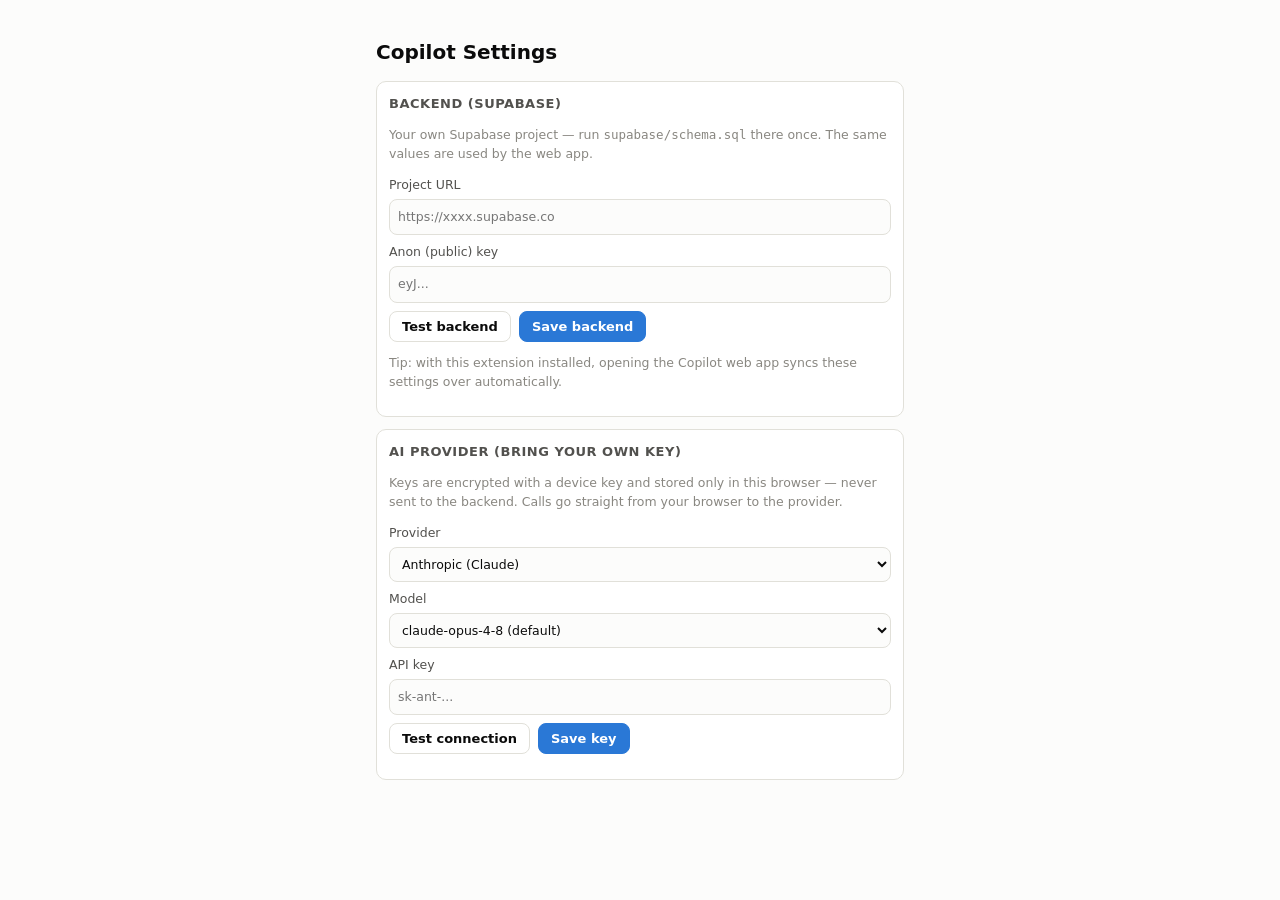
<file: skool-copilot/extension/options/options.html>
<!DOCTYPE html>
<html lang="en">
<head>
  <meta charset="UTF-8" />
  <meta name="viewport" content="width=device-width, initial-scale=1.0" />
  <title>Skool Community Copilot — Settings</title>
  <link rel="stylesheet" href="../sidepanel/sidepanel.css" />
  <style>
    body { max-width: 560px; margin: 0 auto; padding: 24px 16px; }
    h1 { font-size: 20px; }
  </style>
</head>
<body>
  <h1>Copilot Settings</h1>

  <section class="card">
    <h2>Backend (Supabase)</h2>
    <p class="muted">
      Your own Supabase project — run <code>supabase/schema.sql</code> there once.
      The same values are used by the web app.
    </p>
    <label class="field">Project URL
      <input id="opt-supabase-url" type="url" placeholder="https://xxxx.supabase.co" />
    </label>
    <label class="field">Anon (public) key
      <input id="opt-supabase-key" type="password" placeholder="eyJ..." />
    </label>
    <div class="row">
      <button id="opt-test-backend" class="btn" type="button">Test backend</button>
      <button id="opt-save-backend" class="btn primary" type="button">Save backend</button>
    </div>
    <p id="opt-backend-status" class="muted"></p>
    <p class="muted">Tip: with this extension installed, opening the Copilot web app
      syncs these settings over automatically.</p>
  </section>

  <section class="card">
    <h2>AI provider (bring your own key)</h2>
    <p class="muted">
      Keys are encrypted with a device key and stored only in this browser —
      never sent to the backend. Calls go straight from your browser to the provider.
    </p>
    <label class="field">Provider
      <select id="opt-provider"></select>
    </label>
    <label class="field">Model
      <select id="opt-model"></select>
    </label>
    <label class="field">API key
      <input id="opt-api-key" type="password" />
    </label>
    <div class="row">
      <button id="opt-test" class="btn" type="button">Test connection</button>
      <button id="opt-save-ai" class="btn primary" type="button">Save key</button>
    </div>
    <p id="opt-ai-status" class="muted"></p>
  </section>

  <script src="../shared/config.js"></script>
  <script src="../shared/supabase-lite.js"></script>
  <script src="../shared/key-vault.js"></script>
  <script src="../shared/ai-providers.js"></script>
  <script src="options.js"></script>
</body>
</html>
</file>
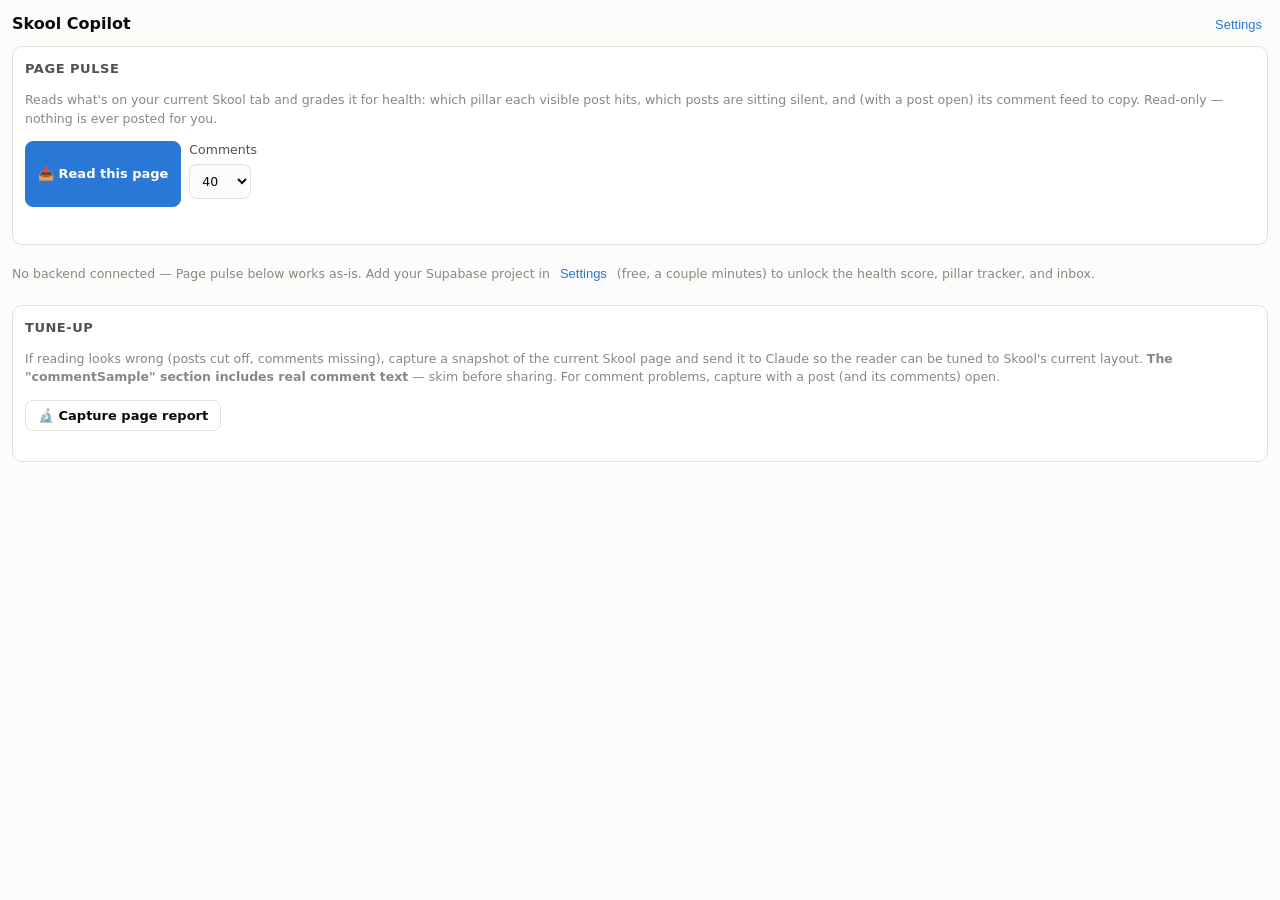
<file: skool-copilot/extension/sidepanel/sidepanel.html>
<!DOCTYPE html>
<html lang="en">
<head>
  <meta charset="UTF-8" />
  <meta name="viewport" content="width=device-width, initial-scale=1.0" />
  <title>Skool Community Copilot</title>
  <link rel="stylesheet" href="sidepanel.css" />
</head>
<body>
  <header class="sp-header">
    <h1>Skool Copilot</h1>
    <button id="sp-settings" class="link" type="button">Settings</button>
  </header>

  <!-- Not configured / not signed in -->
  <section id="sp-auth" class="card hidden">
    <p id="sp-auth-note" class="muted"></p>

    <!-- Primary path: skip sign-in for good (solo mode) -->
    <div id="sp-solo-block">
      <h2>Skip sign-in — one time, then never again</h2>
      <p class="muted">Turns off sign-in permanently, on the extension and the web
        app. Two steps, about a minute, in your own Supabase project:</p>
      <ol class="muted steps">
        <li><button id="sp-solo-copy-sql" class="btn small" type="button">📋 Copy setup script</button>
          then paste &amp; run it in Supabase → <em>SQL Editor</em></li>
        <li><button id="sp-solo-enable" class="btn primary" type="button">🔓 Enable — skip sign-in</button></li>
      </ol>
      <p id="sp-solo-status" class="muted"></p>
    </div>

    <!-- Secondary: plain email/password, for anyone who wants a real account -->
    <details id="sp-email-block" class="help">
      <summary>Prefer an account instead? Sign in with email</summary>
      <label>Email <input id="sp-email" type="email" autocomplete="email" /></label>
      <label>Password <input id="sp-password" type="password" autocomplete="current-password" /></label>
      <div class="row">
        <button id="sp-signin" class="btn primary" type="button">Sign in</button>
        <button id="sp-signup" class="btn" type="button">Sign up</button>
      </div>
      <p id="sp-auth-error" class="error"></p>
    </details>
  </section>

  <!-- Main -->
  <main id="sp-main" class="hidden">

    <!-- Page pulse — works with NO account/backend -->
    <section class="card" id="sp-standalone">
      <h2>Page pulse</h2>
      <p class="muted">Reads what's on your current Skool tab and grades it for
        health: which pillar each visible post hits, which posts are sitting
        silent, and (with a post open) its comment feed to copy. Read-only —
        nothing is ever posted for you.</p>
      <div class="row">
        <button id="sp-sa-read" class="btn primary" type="button">📥 Read this page</button>
        <label class="inline-select">Comments
          <select id="sp-sa-limit">
            <option value="15">15</option>
            <option value="40" selected>40</option>
            <option value="100">100</option>
          </select>
        </label>
      </div>
      <label class="check-row hidden" id="sp-sa-override-row"
             title="Only tick this if you really admin this community.">
        <input id="sp-sa-override" type="checkbox" />
        <span>Force-enable here (Skool page shows no admin markers)</span>
      </label>
      <p id="sp-sa-status" class="muted"></p>
      <p id="sp-sa-error" class="error"></p>
      <div id="sp-sa-summary"></div>
      <div id="sp-sa-posts"></div>
    </section>

    <p id="sp-backend-note" class="muted hidden"></p>

    <label class="field needs-backend">
      Community
      <select id="sp-community"></select>
    </label>
    <label class="check-row hidden needs-backend" id="sp-override-row"
           title="Only if you really admin this community. The allowlist still applies.">
      <input id="sp-override" type="checkbox" />
      <span>Force-enable scraping here (Skool page shows no admin markers)</span>
    </label>

    <!-- Shown when the account has no communities yet -->
    <section id="sp-add" class="card hidden needs-backend">
      <h2>Add your community</h2>
      <p class="muted">Copilot only works with communities you own or admin —
        it re-verifies admin access on every pageview before scraping.</p>
      <label class="field">Name
        <input id="sp-add-name" type="text" placeholder="My Community" />
      </label>
      <label class="field">Skool URL
        <input id="sp-add-url" type="url" placeholder="https://www.skool.com/my-community" />
      </label>
      <label class="check-row">
        <input id="sp-add-own" type="checkbox" />
        I own or admin this community
      </label>
      <button id="sp-add-save" class="btn primary" type="button">Add community</button>
      <p id="sp-add-error" class="error"></p>
    </section>

    <section class="card needs-backend" id="sp-health">
      <h2>Health</h2>
      <div id="sp-score" class="score-line"></div>
      <div id="sp-stats" class="stats"></div>
      <ul id="sp-flags" class="flags"></ul>
    </section>

    <section class="card needs-backend" id="sp-pillars-card">
      <h2>Pillar tracker</h2>
      <p class="muted">Per pillar: share of recent posts vs target, and how long
        since it was last fed. Green = on track, amber = due, red = drought.</p>
      <div id="sp-pillars"></div>
    </section>

    <section class="card needs-backend" id="sp-inbox-card">
      <h2>Needs a response</h2>
      <p class="muted">Member comments waiting past 24h with nothing back from
        you — answering these is the cheapest engagement win available today.</p>
      <p id="sp-inbox-status" class="muted"></p>
      <div id="sp-inbox"></div>
    </section>

    <section class="card needs-backend">
      <h2>Draft the next post</h2>
      <p id="sp-overdue" class="muted"></p>
      <label class="field">
        Optional seed (comment, flag, or note)
        <textarea id="sp-seed" rows="3" placeholder="Leave empty to just fill the overdue pillar"></textarea>
      </label>
      <label class="check-row">
        <input id="sp-unicode" type="checkbox" checked />
        𝗕𝗼𝗹𝗱 title (Unicode)
      </label>
      <button id="sp-generate" class="btn primary" type="button">⚡ Generate draft</button>
      <p id="sp-gen-error" class="error"></p>

      <div id="sp-draft" class="hidden">
        <label class="field">Title <input id="sp-draft-title" type="text" /></label>
        <label class="field">Body <textarea id="sp-draft-body" rows="10"></textarea></label>
        <div class="row">
          <button id="sp-copy" class="btn" type="button">📋 Copy</button>
          <button id="sp-save" class="btn" type="button">💾 Save draft</button>
        </div>
      </div>
    </section>

    <section class="card">
      <h2>Tune-up</h2>
      <p class="muted">If reading looks wrong (posts cut off, comments missing),
        capture a snapshot of the current Skool page and send it to Claude so the
        reader can be tuned to Skool's current layout. <strong>The "commentSample"
        section includes real comment text</strong> — skim before sharing. For
        comment problems, capture with a post (and its comments) open.</p>
      <button id="sp-report" class="btn" type="button">🔬 Capture page report</button>
      <p id="sp-report-error" class="error"></p>
      <div id="sp-report-box" class="hidden">
        <textarea id="sp-report-output" rows="12" readonly></textarea>
        <button id="sp-report-copy" class="btn small" type="button">📋 Copy report</button>
      </div>
    </section>
  </main>

  <script src="../shared/config.js"></script>
  <script src="../shared/supabase-lite.js"></script>
  <script src="../shared/key-vault.js"></script>
  <script src="../shared/ai-providers.js"></script>
  <script src="../shared/health-engine.js"></script>
  <script src="../shared/pillar-classifier.js"></script>
  <script src="../shared/unicode-style.js"></script>
  <script src="../shared/solo-sql.js"></script>
  <script src="sidepanel.js"></script>
</body>
</html>
</file>
<file: styles.css>
/* Skool Prompt Forge — styles */
:root {
  --bg: #0f1117;
  --bg-soft: #171a23;
  --card: #1d212c;
  --card-2: #232838;
  --line: #2c3242;
  --text: #eef1f7;
  --muted: #9aa3b5;
  --brand: #4f8cff;      /* Skool-ish blue */
  --brand-2: #8a5cff;    /* Gemini-ish purple */
  --accent: #ffd24d;
  --good: #3ecf8e;
  --warn: #ffb020;
  --bad: #ff5c72;
  --radius: 16px;
  --shadow: 0 10px 30px rgba(0, 0, 0, 0.35);
}

* { box-sizing: border-box; }

body {
  margin: 0;
  font-family: system-ui, -apple-system, "Segoe UI", Roboto, Helvetica, Arial, sans-serif;
  background:
    radial-gradient(1200px 600px at 15% -10%, rgba(79, 140, 255, 0.18), transparent),
    radial-gradient(1000px 600px at 110% 10%, rgba(138, 92, 255, 0.16), transparent),
    var(--bg);
  color: var(--text);
  line-height: 1.5;
  min-height: 100vh;
}

.app {
  max-width: 860px;
  margin: 0 auto;
  padding: 40px 20px 80px;
}

/* ---- hero ---- */
.hero { text-align: center; margin-bottom: 28px; }
.hero-badge {
  display: inline-block;
  font-size: 13px;
  font-weight: 600;
  letter-spacing: 0.4px;
  color: var(--text);
  background: linear-gradient(90deg, rgba(79, 140, 255, 0.22), rgba(138, 92, 255, 0.22));
  border: 1px solid var(--line);
  padding: 6px 14px;
  border-radius: 999px;
  margin-bottom: 14px;
}
.hero h1 {
  font-size: clamp(30px, 6vw, 46px);
  margin: 6px 0 10px;
  background: linear-gradient(90deg, var(--brand), var(--brand-2));
  -webkit-background-clip: text;
  background-clip: text;
  color: transparent;
}
.subtitle { color: var(--muted); max-width: 620px; margin: 0 auto; font-size: 16px; }
.subtitle strong { color: var(--accent); }

/* ---- controls ---- */
.controls {
  background: var(--bg-soft);
  border: 1px solid var(--line);
  border-radius: var(--radius);
  padding: 18px;
  box-shadow: var(--shadow);
  margin-bottom: 26px;
}
.control-row {
  display: grid;
  grid-template-columns: 1fr 1fr;
  gap: 14px;
}
.field-emoji { grid-column: span 2; }
@media (min-width: 720px) {
  .control-row { grid-template-columns: 1.2fr 1.2fr 0.9fr; }
  .field-emoji { grid-column: auto; }
}
.field { display: flex; flex-direction: column; gap: 6px; }
.field-label {
  font-size: 12px;
  text-transform: uppercase;
  letter-spacing: 0.6px;
  color: var(--muted);
  font-weight: 600;
}
select {
  appearance: none;
  background: var(--card);
  color: var(--text);
  border: 1px solid var(--line);
  border-radius: 10px;
  padding: 11px 12px;
  font-size: 15px;
  cursor: pointer;
  background-image: linear-gradient(45deg, transparent 50%, var(--muted) 50%),
                    linear-gradient(135deg, var(--muted) 50%, transparent 50%);
  background-position: calc(100% - 18px) 50%, calc(100% - 13px) 50%;
  background-size: 5px 5px, 5px 5px;
  background-repeat: no-repeat;
}
select:focus { outline: 2px solid var(--brand); outline-offset: 1px; }

.button-row { display: flex; gap: 12px; margin-top: 16px; flex-wrap: wrap; }

/* ---- buttons ---- */
.btn {
  border: none;
  border-radius: 10px;
  padding: 12px 18px;
  font-size: 15px;
  font-weight: 600;
  cursor: pointer;
  transition: transform 0.06s ease, filter 0.15s ease, background 0.15s ease;
  color: var(--text);
}
.btn:active { transform: translateY(1px); }
.btn-primary {
  background: linear-gradient(90deg, var(--brand), var(--brand-2));
  flex: 1;
  min-width: 180px;
}
.btn-primary:hover { filter: brightness(1.08); }
.btn-ghost {
  background: var(--card);
  border: 1px solid var(--line);
}
.btn-ghost:hover { background: var(--card-2); }
.btn-small { padding: 8px 12px; font-size: 13px; background: var(--card-2); border: 1px solid var(--line); }
.btn-small:hover { filter: brightness(1.12); }
.btn-copy.copied { background: var(--good); color: #06281b; }

/* ---- output cards ---- */
.output { display: flex; flex-direction: column; gap: 18px; }
.card {
  background: var(--card);
  border: 1px solid var(--line);
  border-radius: var(--radius);
  padding: 20px;
  box-shadow: var(--shadow);
  animation: rise 0.25s ease;
}
@keyframes rise {
  from { opacity: 0; transform: translateY(8px); }
  to { opacity: 1; transform: translateY(0); }
}
.card-head {
  display: flex;
  justify-content: space-between;
  align-items: center;
  gap: 10px;
  margin-bottom: 10px;
  flex-wrap: wrap;
}
.card-tag {
  font-size: 12px;
  font-weight: 700;
  text-transform: uppercase;
  letter-spacing: 0.6px;
  color: var(--brand);
  background: rgba(79, 140, 255, 0.12);
  border: 1px solid rgba(79, 140, 255, 0.3);
  padding: 4px 10px;
  border-radius: 999px;
}
.card-feature { font-size: 13px; color: var(--muted); font-weight: 600; }
.card-title { font-size: 20px; margin: 4px 0 10px; line-height: 1.3; }
.card-body { white-space: pre-wrap; margin: 0 0 16px; color: #dfe4ef; font-size: 15.5px; }

.card-foot {
  display: flex;
  justify-content: space-between;
  align-items: center;
  gap: 12px;
  border-top: 1px solid var(--line);
  padding-top: 14px;
  flex-wrap: wrap;
}
.char-count { font-size: 13px; color: var(--good); font-weight: 600; font-variant-numeric: tabular-nums; }
.char-count.tight { color: var(--warn); }
.char-count.over { color: var(--bad); }
.card-actions { display: flex; gap: 8px; }

/* ---- footer ---- */
.footer { margin-top: 32px; text-align: center; color: var(--muted); font-size: 14px; }
.footer p { max-width: 620px; margin: 0 auto; }
</file>
<file: ember/styles.css>
/* Ember — community campfire. Deep night, warm glow, glassy panel. */
* { margin: 0; padding: 0; box-sizing: border-box; }

:root {
  --night: #070b14;
  --glass: rgba(11, 16, 26, 0.72);
  --glass-brt: rgba(20, 28, 44, 0.85);
  --line: rgba(255, 255, 255, 0.09);
  --ink: #e8ecf4;
  --dim: #93a0b4;
  --ember: #ff9a3c;
  --ember-deep: #ff6d2e;
  --font: "SF Pro Rounded", ui-rounded, "Nunito", "Varela Round", system-ui, -apple-system, "Segoe UI", sans-serif;
}

html, body { height: 100%; }
body {
  font-family: var(--font);
  background: var(--night);
  color: var(--ink);
  overflow: hidden;
}

button, input, select { font-family: inherit; font-size: inherit; color: inherit; }

/* ---------- scene ---------- */
#scene { position: fixed; inset: 0; }
#cv { position: absolute; inset: 0; width: 100%; height: 100%; display: block; }

/* rising message wisps */
#floats { position: absolute; inset: 0; pointer-events: none; overflow: hidden; }
.wisp {
  position: absolute;
  transform: translate(-50%, 0);
  max-width: 44vw;
  padding: 6px 12px;
  border-radius: 999px;
  background: rgba(255, 170, 80, 0.13);
  border: 1px solid rgba(255, 170, 80, 0.25);
  color: #ffd9ae;
  font-size: 14px;
  white-space: nowrap;
  overflow: hidden;
  text-overflow: ellipsis;
  text-shadow: 0 0 12px rgba(255, 140, 40, 0.55);
  animation: rise 4.2s ease-out forwards;
}
.wisp b { color: #fff; font-weight: 700; }
@keyframes rise {
  0%   { opacity: 0; transform: translate(-50%, 0) scale(0.85); }
  10%  { opacity: 1; }
  70%  { opacity: 0.9; }
  100% { opacity: 0; transform: translate(calc(-50% + var(--dx, 0px)), -170px) scale(1); }
}
.wisp.pop { animation: poof 1.6s ease-out forwards; font-size: 16px; }
@keyframes poof {
  0%   { opacity: 0; transform: translate(-50%, 0) scale(0.6); }
  20%  { opacity: 1; transform: translate(-50%, -18px) scale(1.1); }
  100% { opacity: 0; transform: translate(-50%, -70px) scale(1); }
}

/* people around the fire */
#chips { position: absolute; inset: 0; pointer-events: none; }
.chip {
  position: absolute;
  transform: translate(-50%, -50%);
  display: flex; align-items: center; gap: 6px;
  padding: 4px 10px 4px 6px;
  border-radius: 999px;
  background: rgba(10, 15, 25, 0.6);
  border: 1px solid var(--line);
  font-size: 12.5px;
  color: #cdd6e4;
  backdrop-filter: blur(6px);
  animation: chipIn 0.5s ease-out;
  white-space: nowrap;
}
.chip .dot {
  width: 10px; height: 10px; border-radius: 50%;
  background: var(--c, #ffb15e);
  box-shadow: 0 0 10px var(--c, #ffb15e);
}
.chip.me { border-color: rgba(255, 170, 90, 0.5); }
@keyframes chipIn { from { opacity: 0; transform: translate(-50%, 0); } }

/* ---------- HUD ---------- */
#hud {
  position: fixed; top: 0; left: 0; right: 0;
  display: flex; gap: 8px; align-items: center;
  padding: 12px 14px;
  padding-top: calc(12px + env(safe-area-inset-top));
  z-index: 5;
}
.hud-spacer { flex: 1; }
.pill {
  padding: 6px 12px;
  border-radius: 999px;
  background: var(--glass);
  border: 1px solid var(--line);
  font-size: 13px;
  color: #d7deea;
  backdrop-filter: blur(8px);
}
#heatPill { color: #ffc98f; border-color: rgba(255, 160, 70, 0.35); }
#heatPill.blaze { animation: heartbeat 1.6s ease-in-out infinite; }
@keyframes heartbeat { 0%,100% { box-shadow: 0 0 0 rgba(255,140,40,0); } 50% { box-shadow: 0 0 18px rgba(255,140,40,0.45); } }
.iconbtn {
  width: 36px; height: 36px;
  border-radius: 50%;
  border: 1px solid var(--line);
  background: var(--glass);
  cursor: pointer;
  font-size: 16px;
  backdrop-filter: blur(8px);
}
.iconbtn:hover { background: var(--glass-brt); }

/* ---------- chat panel ---------- */
#panel {
  position: fixed;
  right: 18px; top: 64px; bottom: 18px;
  width: min(390px, calc(100vw - 36px));
  display: flex; flex-direction: column;
  background: var(--glass);
  border: 1px solid var(--line);
  border-radius: 20px;
  backdrop-filter: blur(14px);
  box-shadow: 0 18px 50px rgba(0, 0, 0, 0.5);
  z-index: 4;
  overflow: hidden;
}
#panelHead {
  display: flex; align-items: center; justify-content: space-between;
  padding: 14px 16px 10px;
  border-bottom: 1px solid var(--line);
}
#brand { font-weight: 800; letter-spacing: 3px; font-size: 14px; color: #ffb86b; }
#roomLabel { font-size: 12px; color: var(--dim); margin-top: 2px; }
.badge {
  font-size: 11px; font-weight: 700; letter-spacing: 1px;
  padding: 4px 10px; border-radius: 999px; text-transform: uppercase;
}
.badge.demo { background: rgba(120, 140, 255, 0.15); color: #aab8ff; border: 1px solid rgba(120, 140, 255, 0.35); }
.badge.live { background: rgba(80, 220, 130, 0.15); color: #7dedaa; border: 1px solid rgba(80, 220, 130, 0.4); }

#log {
  flex: 1;
  overflow-y: auto;
  padding: 12px 14px;
  display: flex; flex-direction: column; gap: 8px;
  scrollbar-width: thin;
  scrollbar-color: rgba(255,255,255,0.15) transparent;
}
.msg { font-size: 14.5px; line-height: 1.45; animation: msgIn 0.25s ease-out; overflow-wrap: anywhere; }
.msg .who { font-weight: 700; color: var(--c, #ffb15e); margin-right: 6px; }
.msg .when { font-size: 11px; color: #5d6980; margin-left: 6px; }
.msg.sys { font-size: 13px; color: var(--dim); font-style: italic; }
.msg.me-msg .who { text-decoration: underline; text-decoration-color: rgba(255,255,255,0.25); text-underline-offset: 3px; }
@keyframes msgIn { from { opacity: 0; transform: translateY(6px); } }

#tossRow {
  display: flex; align-items: center; gap: 8px;
  padding: 8px 12px;
  border-top: 1px solid var(--line);
}
.toss {
  width: 40px; height: 40px;
  border-radius: 12px;
  border: 1px solid var(--line);
  background: rgba(255, 255, 255, 0.04);
  font-size: 19px;
  cursor: pointer;
  transition: transform 0.12s, background 0.12s;
}
.toss:hover { transform: translateY(-2px) scale(1.08); background: rgba(255, 170, 80, 0.14); }
.toss:active { transform: scale(0.92); }
#tossHint { font-size: 11.5px; color: #5d6980; margin-left: 2px; }

#composer { display: flex; gap: 8px; padding: 10px 12px 12px; }
#msgInput {
  flex: 1;
  padding: 11px 14px;
  border-radius: 999px;
  border: 1px solid var(--line);
  background: rgba(255, 255, 255, 0.05);
  outline: none;
  font-size: 14.5px;
}
#msgInput::placeholder { color: #64708a; }
#msgInput:focus { border-color: rgba(255, 160, 70, 0.5); box-shadow: 0 0 0 3px rgba(255, 140, 40, 0.12); }
#sendBtn {
  width: 44px; height: 44px;
  border-radius: 50%;
  border: none;
  background: linear-gradient(160deg, #ff9a3c, #ff5e2e);
  font-size: 18px;
  cursor: pointer;
  box-shadow: 0 6px 18px rgba(255, 110, 40, 0.35);
  transition: transform 0.12s;
}
#sendBtn:hover { transform: scale(1.07); }
#sendBtn:active { transform: scale(0.92); }

/* ---------- overlays ---------- */
.overlay {
  position: fixed; inset: 0;
  display: none;
  align-items: center; justify-content: center;
  background: rgba(4, 6, 12, 0.66);
  backdrop-filter: blur(10px);
  z-index: 10;
  padding: 18px;
}
.overlay.show { display: flex; }
.card {
  width: min(420px, 94vw);
  max-height: 90vh; overflow-y: auto;
  background: linear-gradient(180deg, rgba(22, 30, 46, 0.95), rgba(13, 18, 30, 0.95));
  border: 1px solid var(--line);
  border-radius: 24px;
  padding: 30px 28px;
  text-align: center;
  box-shadow: 0 30px 80px rgba(0, 0, 0, 0.6);
}
.card.left { text-align: left; }
.card-flame { font-size: 52px; animation: flicker 2.2s ease-in-out infinite; }
@keyframes flicker {
  0%,100% { transform: scale(1) rotate(-2deg); filter: brightness(1); }
  35%     { transform: scale(1.08) rotate(2deg); filter: brightness(1.25); }
  60%     { transform: scale(0.97) rotate(-1deg); }
}
.card h1 { font-size: 34px; letter-spacing: 6px; margin: 6px 0 4px; color: #ffc98f; }
.card h2 { font-size: 20px; margin-bottom: 14px; color: #ffc98f; }
.tag { color: var(--dim); font-size: 14.5px; line-height: 1.5; margin-bottom: 20px; }
.card input, .card select {
  width: 100%;
  padding: 12px 14px;
  border-radius: 12px;
  border: 1px solid var(--line);
  background: rgba(255, 255, 255, 0.05);
  outline: none;
  font-size: 15px;
}
.card input:focus, .card select:focus { border-color: rgba(255, 160, 70, 0.5); }
.card select { appearance: none; }
.card select option { background: #131a29; }
#joinBtn, #settingsSave {
  width: 100%;
  margin-top: 12px;
  padding: 13px;
  border: none;
  border-radius: 14px;
  background: linear-gradient(160deg, #ff9a3c, #ff5e2e);
  color: #1a0d05;
  font-size: 16px; font-weight: 800;
  cursor: pointer;
  box-shadow: 0 10px 26px rgba(255, 110, 40, 0.35);
  transition: transform 0.12s;
}
#joinBtn:hover, #settingsSave:hover { transform: translateY(-1px) scale(1.01); }
.fine { font-size: 12px; color: #64708a; margin-top: 12px; line-height: 1.5; }
.fine code { color: #ffc98f; }

.row { display: block; margin-bottom: 12px; font-size: 13.5px; color: var(--dim); }
.row > span { display: block; margin-bottom: 5px; }
.row.check { display: flex; align-items: center; gap: 9px; color: var(--ink); cursor: pointer; }
.row.check input { width: auto; accent-color: var(--ember); }
.row.check span { margin: 0; }
.btnrow { display: flex; gap: 10px; margin-top: 6px; }
.btnrow button { flex: 1; }
.ghost {
  margin-top: 12px; padding: 13px;
  border-radius: 14px;
  border: 1px solid var(--line);
  background: transparent;
  color: var(--dim);
  cursor: pointer;
}
.ghost:hover { color: var(--ink); border-color: rgba(255,255,255,0.25); }
#liveFields { display: none; margin-bottom: 8px; }
#liveFields.show { display: block; }

/* ---------- mobile: chat becomes a bottom sheet ---------- */
@media (max-width: 760px) {
  #panel {
    left: 0; right: 0; bottom: 0; top: auto;
    width: 100%;
    height: 52dvh;
    border-radius: 22px 22px 0 0;
    border-bottom: none;
  }
  #hud { flex-wrap: wrap; }
  .wisp { max-width: 80vw; }
  #tossHint { display: none; }
}

@media (prefers-reduced-motion: reduce) {
  .wisp, .card-flame, #heatPill.blaze { animation-duration: 0.01s; animation-iteration-count: 1; }
}
</file>
<file: skool-copilot/pwa/styles.css>
/* =====================================================================
   Skool Community Copilot — PWA styles
   Palette roles follow the validated reference palette: chart series,
   status colors, and ink tokens are defined once per color scheme.
   ===================================================================== */

:root {
  --page: #f9f9f7;
  --surface: #fcfcfb;
  --card: #ffffff;
  --ink: #0b0b0b;
  --ink-2: #52514e;
  --muted: #898781;
  --line: #e1e0d9;
  --baseline: #c3c2b7;
  --series-1: #2a78d6;
  --good: #0ca30c;
  --warning: #fab219;
  --serious: #ec835a;
  --critical: #d03b3b;
  --up: #006300;
}

@media (prefers-color-scheme: dark) {
  :root {
    --page: #0d0d0d;
    --surface: #1a1a19;
    --card: #232322;
    --ink: #ffffff;
    --ink-2: #c3c2b7;
    --muted: #898781;
    --line: #2c2c2a;
    --baseline: #383835;
    --series-1: #3987e5;
    --up: #0ca30c;
  }
}

* { box-sizing: border-box; }

body {
  margin: 0;
  background: var(--page);
  color: var(--ink);
  font: 15px/1.55 system-ui, -apple-system, "Segoe UI", sans-serif;
}

.hidden { display: none !important; }
.sep { border: none; border-top: 1px solid var(--line); margin: 16px 0; }
.steps { padding-left: 20px; margin: 8px 0 12px; }
.steps li { margin-bottom: 6px; }
.steps a { color: var(--series-1); }
.muted { color: var(--muted); font-size: 13px; }
.error { color: var(--critical); font-size: 13px; min-height: 1em; }

/* ------------------------------ layout ----------------------------- */

.topbar {
  position: sticky;
  top: 0;
  z-index: 10;
  display: flex;
  flex-wrap: wrap;
  align-items: center;
  gap: 12px;
  padding: 10px 16px;
  background: var(--surface);
  border-bottom: 1px solid var(--line);
}

.brand { font-weight: 700; }

.tabs { display: flex; gap: 4px; flex-wrap: wrap; }
.tabs a {
  padding: 6px 10px;
  border-radius: 8px;
  color: var(--ink-2);
  text-decoration: none;
  font-size: 14px;
}
.tabs a.active { background: var(--series-1); color: #fff; }
.tabs a:hover:not(.active) { background: var(--line); }

.picker {
  padding: 6px 8px;
  border-radius: 8px;
  border: 1px solid var(--line);
  background: var(--card);
  color: var(--ink);
  font: inherit;
  max-width: 220px;
}

#app { max-width: 960px; margin: 0 auto; padding: 16px; }

.view > .card { margin-bottom: 16px; }

.grid-2 {
  display: grid;
  grid-template-columns: 1fr 1fr;
  gap: 16px;
  margin-bottom: 16px;
}
@media (max-width: 720px) { .grid-2 { grid-template-columns: 1fr; } }

.card {
  background: var(--card);
  border: 1px solid var(--line);
  border-radius: 12px;
  padding: 16px;
}
.card.narrow { max-width: 440px; margin: 40px auto; }
.card h2 { margin: 0 0 10px; font-size: 18px; }
.card h3 {
  margin: 0 0 10px;
  font-size: 12.5px;
  color: var(--ink-2);
  text-transform: uppercase;
  letter-spacing: 0.05em;
}

/* ------------------------------ forms ------------------------------ */

.field { display: block; font-size: 13px; color: var(--ink-2); margin-bottom: 10px; }
.check { display: flex; align-items: center; gap: 8px; font-size: 13.5px; margin: 10px 0; }
.check input { width: auto; margin: 0; }

input, textarea, select {
  width: 100%;
  margin-top: 4px;
  padding: 9px 10px;
  border: 1px solid var(--line);
  border-radius: 8px;
  background: var(--surface);
  color: var(--ink);
  font: inherit;
}
textarea { resize: vertical; }

.row { display: flex; gap: 8px; align-items: center; flex-wrap: wrap; margin-top: 6px; }
.row input { margin-top: 0; flex: 1; }

.btn {
  padding: 9px 14px;
  border: 1px solid var(--line);
  border-radius: 8px;
  background: var(--card);
  color: var(--ink);
  font: 600 14px/1 system-ui, sans-serif;
  cursor: pointer;
  white-space: nowrap;
}
.btn.primary { background: var(--series-1); border-color: var(--series-1); color: #fff; }
.btn.danger { color: var(--critical); border-color: var(--critical); }
.btn.small { padding: 5px 9px; font-size: 12.5px; }
.btn:hover { filter: brightness(1.06); }
.btn:disabled { opacity: 0.5; cursor: default; }

/* --------------------------- health score -------------------------- */

.score-card { margin-bottom: 16px; }
.score-hero {
  display: flex;
  align-items: center;
  gap: 24px;
  flex-wrap: wrap;
}
.score-num { font-size: 52px; font-weight: 800; line-height: 1; }
.score-num.good { color: var(--up); }
.score-num.warning { color: var(--warning); }
.score-num.critical { color: var(--critical); }
.score-verdict { font-size: 14px; font-weight: 600; color: var(--ink-2); margin-top: 4px; }

.score-parts { flex: 1; min-width: 220px; }
.score-part { display: flex; align-items: center; gap: 8px; margin: 4px 0; }
.score-part .n { width: 130px; font-size: 12px; color: var(--ink-2); }
.score-part .track {
  flex: 1;
  display: block;
  height: 8px;
  background: var(--line);
  border-radius: 4px;
  overflow: hidden;
}
.score-part .fill {
  display: block;
  height: 100%;
  border-radius: 4px;
  background: var(--series-1);
}
.score-part .v { width: 30px; text-align: right; font-size: 12px; font-weight: 600; }

/* --------------------------- AI deep review ------------------------ */

.analysis {
  margin-top: 12px;
  padding: 12px;
  border: 1px solid var(--line);
  border-radius: 10px;
  background: var(--surface);
  white-space: pre-wrap;
  font-size: 13.5px;
}
.analysis.loading { color: var(--muted); }

/* ------------------------- generator options ----------------------- */

.gen-options { align-items: flex-end; }
.inline-field { font-size: 12.5px; color: var(--ink-2); }
.inline-field select { width: auto; margin-top: 4px; display: block; }

/* ---------------------------- stat tiles --------------------------- */

.stat-row {
  display: grid;
  grid-template-columns: repeat(auto-fit, minmax(150px, 1fr));
  gap: 12px;
  margin-bottom: 16px;
}
@media (max-width: 720px) { .stat-row { grid-template-columns: repeat(2, 1fr); } }

.stat {
  background: var(--card);
  border: 1px solid var(--line);
  border-radius: 12px;
  padding: 12px 14px;
}
.stat .v { font-size: 24px; font-weight: 700; }
.stat .v .up { color: var(--up); }
.stat .v .down { color: var(--critical); }
.stat .l { font-size: 12px; color: var(--muted); margin-top: 2px; }

/* ------------------------------ charts ----------------------------- */

.chart-slot, .sc-chart { position: relative; min-height: 120px; }

.sc-tooltip {
  position: absolute;
  transform: translate(-50%, -100%);
  background: var(--ink);
  color: var(--card);
  font-size: 12px;
  line-height: 1.4;
  padding: 6px 9px;
  border-radius: 8px;
  pointer-events: none;
  opacity: 0;
  transition: opacity 0.12s;
  white-space: nowrap;
  z-index: 5;
}

/* ------------------------------ lists ------------------------------ */

.flags, .plain-list { list-style: none; margin: 0; padding: 0; }
.flags li {
  position: relative;
  padding: 8px 4px 8px 22px;
  border-top: 1px solid var(--line);
  font-size: 13.5px;
}
.flags li:first-child { border-top: none; }
.flags li::before { content: "●"; position: absolute; left: 4px; }
.flags li.good::before { color: var(--good); }
.flags li.warning::before { color: var(--warning); }
.flags li.serious::before { color: var(--serious); }
.flags li.critical::before { color: var(--critical); }

.plain-list li {
  display: flex;
  align-items: center;
  justify-content: space-between;
  gap: 10px;
  padding: 8px 2px;
  border-top: 1px solid var(--line);
  font-size: 13.5px;
}
.plain-list li:first-child { border-top: none; }
.plain-list .grow { flex: 1; min-width: 0; }
.plain-list .meta { color: var(--muted); font-size: 12px; }

/* ------------------------------ drafts ----------------------------- */

.draft-card { margin-bottom: 14px; }
.draft-card .status {
  display: inline-block;
  font-size: 11px;
  font-weight: 700;
  text-transform: uppercase;
  letter-spacing: 0.05em;
  padding: 2px 8px;
  border-radius: 999px;
  border: 1px solid var(--line);
  color: var(--ink-2);
}
.draft-card .status.ready { color: var(--up); border-color: var(--up); }
.draft-card .status.posted { color: var(--muted); }

/* --------------------------- pillar editor ------------------------- */

.pillar-row {
  display: grid;
  grid-template-columns: 1.2fr 2fr 76px 32px;
  gap: 8px;
  align-items: center;
  margin-bottom: 8px;
}
.pillar-row input { margin-top: 0; }
@media (max-width: 720px) { .pillar-row { grid-template-columns: 1fr 1fr 64px 32px; } }

/* ---------------------------- inbox + threads ---------------------- */
.stat-link { text-decoration: none; color: inherit; display: block; transition: border-color .15s; }
.stat-link:hover { border-color: var(--series-1); }
.link-sub { color: var(--series-1) !important; font-weight: 600; margin-top: 4px; }

.good-note { color: var(--good); font-weight: 600; }

.inbox-item {
  border: 1px solid var(--line);
  border-radius: 10px;
  padding: 12px;
  margin-bottom: 10px;
  background: var(--card);
}
.inbox-item .head { display: flex; justify-content: space-between; align-items: baseline; gap: 8px; }
.inbox-item .who { font-weight: 700; }
.inbox-item .counts { color: var(--muted); font-size: 12px; white-space: nowrap; }
.inbox-item .snippet { color: var(--ink-2); font-size: 13.5px; margin: 6px 0 8px; line-height: 1.45; }
.inbox-actions { flex-wrap: wrap; }
.reply-box { margin-top: 8px; }
.reply-status { align-self: center; font-size: 12px; }

.touch { min-height: 88px; font-size: 16px; line-height: 1.5; }
input:focus, textarea:focus, select:focus {
  outline: 2px solid var(--series-1);
  outline-offset: 1px;
  border-color: var(--series-1);
}

.thread-group { border: 1px solid var(--line); border-radius: 10px; margin-bottom: 10px; overflow: hidden; }
.thread-head {
  display: flex; align-items: center; gap: 8px;
  padding: 10px 12px; background: var(--card);
}
.thread-toggle {
  border: none; background: none; cursor: pointer;
  font-size: 14px; color: var(--ink-2); padding: 2px 4px;
}
.thread-title { flex: 1; font-weight: 600; font-size: 13.5px; overflow: hidden; text-overflow: ellipsis; white-space: nowrap; }
.thread-summary {
  padding: 10px 12px; border-top: 1px solid var(--line);
  font-size: 13px; white-space: pre-wrap; color: var(--ink-2); background: var(--surface);
}
.thread-body { padding: 8px 12px 12px; border-top: 1px solid var(--line); }
.tc { padding: 6px 0; border-left: 2px solid var(--line); padding-left: 8px; margin-top: 6px; }
.tc-head .who { font-weight: 600; font-size: 12.5px; }
.tc-text { font-size: 13px; color: var(--ink-2); margin: 2px 0 4px; line-height: 1.45; }
.owner-tag {
  font-size: 10px; font-weight: 700; text-transform: uppercase;
  background: var(--series-1); color: #fff; padding: 1px 6px; border-radius: 999px; margin-left: 4px;
}
.btn.tiny { padding: 3px 8px; font-size: 11.5px; font-weight: 600; }
@media (max-width: 720px) {
  .btn.small, .btn.tiny { min-height: 40px; }
  .inbox-actions .btn { flex: 1; }
}

/* pillar tracker */
.pillar-line { padding: 8px 0; border-top: 1px solid var(--line); }
.pillar-line:first-child { border-top: none; }
.pl-head { display: flex; justify-content: space-between; gap: 10px; align-items: baseline; flex-wrap: wrap; }
.pl-name { font-weight: 600; font-size: 13.5px; }
.pl-meta { color: var(--muted); font-size: 12px; }
.pl-track { height: 6px; background: var(--line); border-radius: 999px; margin-top: 6px; overflow: hidden; }
.pl-fill { height: 100%; border-radius: 999px; background: var(--good); }
.pillar-line.due .pl-fill { background: #fab219; }
.pillar-line.overdue .pl-fill, .pillar-line.never .pl-fill { background: var(--critical); }
</file>
<file: skool-copilot/extension/sidepanel/sidepanel.css>
/* Skool Community Copilot — side panel styles */

:root {
  --surface: #fcfcfb;
  --card: #ffffff;
  --ink: #0b0b0b;
  --ink-2: #52514e;
  --muted: #898781;
  --line: #e1e0d9;
  --accent: #2a78d6;
  --good: #0ca30c;
  --warning: #fab219;
  --serious: #ec835a;
  --critical: #d03b3b;
}

@media (prefers-color-scheme: dark) {
  :root {
    --surface: #1a1a19;
    --card: #232322;
    --ink: #ffffff;
    --ink-2: #c3c2b7;
    --muted: #898781;
    --line: #2c2c2a;
    --accent: #3987e5;
  }
}

* { box-sizing: border-box; }

body {
  margin: 0;
  padding: 12px;
  background: var(--surface);
  color: var(--ink);
  font: 14px/1.5 system-ui, -apple-system, "Segoe UI", sans-serif;
}

.hidden { display: none !important; }
.muted { color: var(--muted); font-size: 12.5px; }
.error { color: var(--critical); font-size: 12.5px; min-height: 1em; margin: 6px 0 0; }
.link { background: none; border: none; color: var(--accent); cursor: pointer; font-size: 13px; }

.sp-header {
  display: flex;
  align-items: center;
  justify-content: space-between;
  margin-bottom: 10px;
}
.sp-header h1 { font-size: 16px; margin: 0; }

.card {
  background: var(--card);
  border: 1px solid var(--line);
  border-radius: 10px;
  padding: 12px;
  margin-bottom: 12px;
}
.card h2 { font-size: 13px; margin: 0 0 8px; color: var(--ink-2); text-transform: uppercase; letter-spacing: 0.04em; }

label, .field { display: block; font-size: 12.5px; color: var(--ink-2); margin-bottom: 8px; }

input, textarea, select {
  width: 100%;
  margin-top: 4px;
  padding: 8px;
  border: 1px solid var(--line);
  border-radius: 8px;
  background: var(--surface);
  color: var(--ink);
  font: inherit;
}
textarea { resize: vertical; }

.row { display: flex; gap: 8px; margin-top: 4px; }

.btn {
  padding: 8px 12px;
  border: 1px solid var(--line);
  border-radius: 8px;
  background: var(--card);
  color: var(--ink);
  font: 600 13px/1 system-ui, sans-serif;
  cursor: pointer;
}
.btn.primary { background: var(--accent); border-color: var(--accent); color: #fff; }
.btn:hover { filter: brightness(1.05); }
.btn:disabled { opacity: 0.5; cursor: default; }

.stats { display: grid; grid-template-columns: 1fr 1fr; gap: 8px; }
.stat { border: 1px solid var(--line); border-radius: 8px; padding: 8px; }
.stat .v { font-size: 18px; font-weight: 700; }
.stat .l { font-size: 11px; color: var(--muted); }
.stat .v .up { color: var(--good); }
.stat .v .down { color: var(--critical); }

.flags { list-style: none; margin: 10px 0 0; padding: 0; }
.flags li {
  font-size: 12.5px;
  padding: 6px 8px 6px 24px;
  position: relative;
  border-top: 1px solid var(--line);
}
.flags li::before { content: "●"; position: absolute; left: 8px; }
.flags li.good::before { color: var(--good); }
.flags li.warning::before { color: var(--warning); }
.flags li.serious::before { color: var(--serious); }

.score-line {
  display: flex;
  align-items: baseline;
  gap: 8px;
  margin-bottom: 10px;
}
.score-line .num { font-size: 28px; font-weight: 800; }
.score-line .num.good { color: var(--good); }
.score-line .num.warning { color: var(--warning); }
.score-line .num.critical { color: var(--critical); }
.score-line .verdict { font-size: 12.5px; color: var(--ink-2); font-weight: 600; }

.check-row {
  display: flex;
  align-items: center;
  gap: 6px;
  font-size: 12.5px;
  color: var(--ink-2);
  margin-bottom: 8px;
}
.check-row input { width: auto; margin: 0; }

.inline-select { font-size: 12.5px; color: var(--ink-2); }
.inline-select select { width: auto; margin-top: 4px; display: block; }

.sugg {
  border-top: 1px solid var(--line);
  padding: 10px 0;
}
.sugg:first-child { border-top: none; }
.sugg .head {
  display: flex;
  justify-content: space-between;
  gap: 8px;
  align-items: baseline;
  font-size: 12.5px;
}
.sugg .who { font-weight: 700; }
.sugg .counts { color: var(--muted); font-size: 11px; white-space: nowrap; }
.sugg .snippet { color: var(--ink-2); font-size: 12px; margin: 3px 0 6px; }
.sugg .badge {
  display: inline-block;
  font-size: 11px;
  font-weight: 700;
  padding: 2px 8px;
  border-radius: 999px;
  border: 1px solid var(--line);
  margin-right: 6px;
}
.sugg .badge.detailed_reply { border-color: var(--accent); color: var(--accent); }
.sugg .badge.quick_comment { border-color: var(--good); color: var(--good); }
.sugg .badge.like_only { color: var(--ink-2); }
.sugg .badge.skip { color: var(--muted); }
.sugg .why { font-size: 11.5px; color: var(--muted); }
.sugg textarea { margin-top: 6px; font-size: 12.5px; }
.sugg .row { margin-top: 4px; }

#sp-report-output {
  font-family: ui-monospace, SFMono-Regular, Menlo, Consolas, monospace;
  font-size: 11px;
  white-space: pre;
  overflow-x: auto;
}
#sp-report-box { margin-top: 8px; }

/* needs-response inbox */
.reply-wrap { margin-top: 6px; }
.reply-wrap.hidden { display: none; }
.reply-text { width: 100%; font-size: 15px; line-height: 1.5; min-height: 70px; }
.inbox-item-status { min-height: 1em; margin: 4px 0 0; }
textarea:focus, input:focus, select:focus { outline: 2px solid var(--accent); outline-offset: 1px; }

/* standalone reply drafter */
#sp-standalone .sugg:first-child { border-top: 1px solid var(--line); margin-top: 8px; }
.sa-item-status { min-height: 1em; margin: 4px 0 0; }
.sa-drafts { margin-top: 6px; }
.sa-draft { border-top: 1px dashed var(--line); padding-top: 8px; margin-top: 8px; }
.sa-draft:first-child { border-top: none; padding-top: 0; margin-top: 4px; }
.sa-draft textarea { width: 100%; font-size: 15px; line-height: 1.5; min-height: 66px; }
#sp-backend-note { padding: 8px 0; }

/* comment feed in the engage card */
.sa-comments-head {
  display: flex; justify-content: space-between; align-items: center;
  margin-top: 12px; padding-top: 10px; border-top: 2px solid var(--line);
}
.sa-comments-head .who { font-weight: 700; }
.sa-comment { border-left: 2px solid var(--line); padding-left: 10px; }
.sa-comment-body { white-space: pre-wrap; }

/* auth helpers */
.help.help { margin-top: 12px; }
.help summary { cursor: pointer; color: var(--accent); }
.how-to { padding-left: 18px; margin: 4px 0 8px; }
.how-to li { margin: 3px 0; }
.steps { padding-left: 20px; margin: 8px 0 12px; }
.steps li { margin-bottom: 6px; }
#sp-solo-block h2 { font-size: 14px; margin: 0 0 6px; }

/* pillar tracker */
.pillar-line { padding: 7px 0; border-top: 1px solid var(--line); }
.pillar-line:first-child { border-top: none; }
.pl-head { display: flex; justify-content: space-between; gap: 8px; align-items: baseline; }
.pl-name { font-weight: 600; font-size: 12.5px; }
.pl-meta { color: var(--muted); font-size: 11px; white-space: nowrap; }
.pl-track { height: 5px; background: var(--line); border-radius: 999px; margin-top: 5px; overflow: hidden; }
.pl-fill { height: 100%; border-radius: 999px; background: var(--good); }
.pillar-line.due .pl-fill { background: var(--warning); }
.pillar-line.overdue .pl-fill, .pillar-line.never .pl-fill { background: var(--critical); }

/* page pulse chips */
.chip {
  font-size: 10.5px; font-weight: 700; padding: 1px 8px; border-radius: 999px;
  border: 1px solid var(--line); white-space: nowrap;
}
.chip.pillar { color: var(--accent); border-color: var(--accent); }
.chip.none { color: var(--muted); }
</file>
